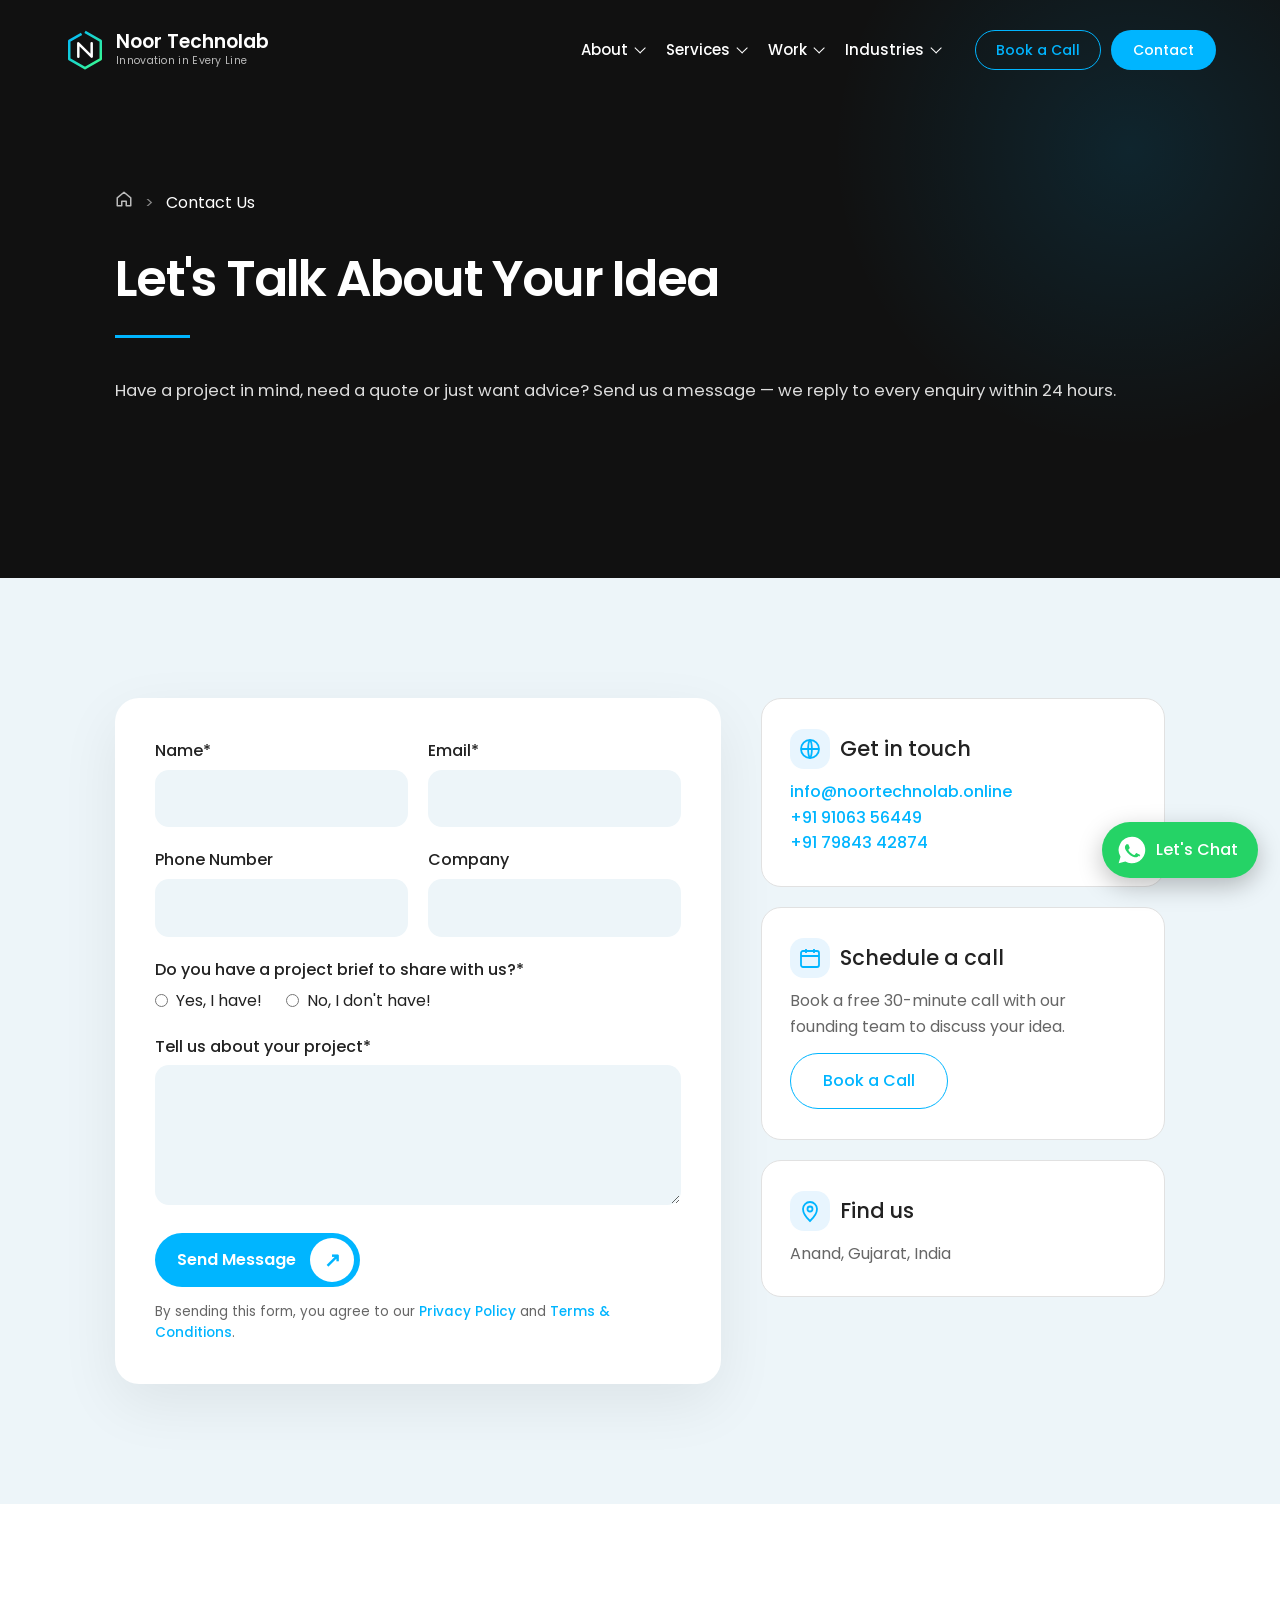
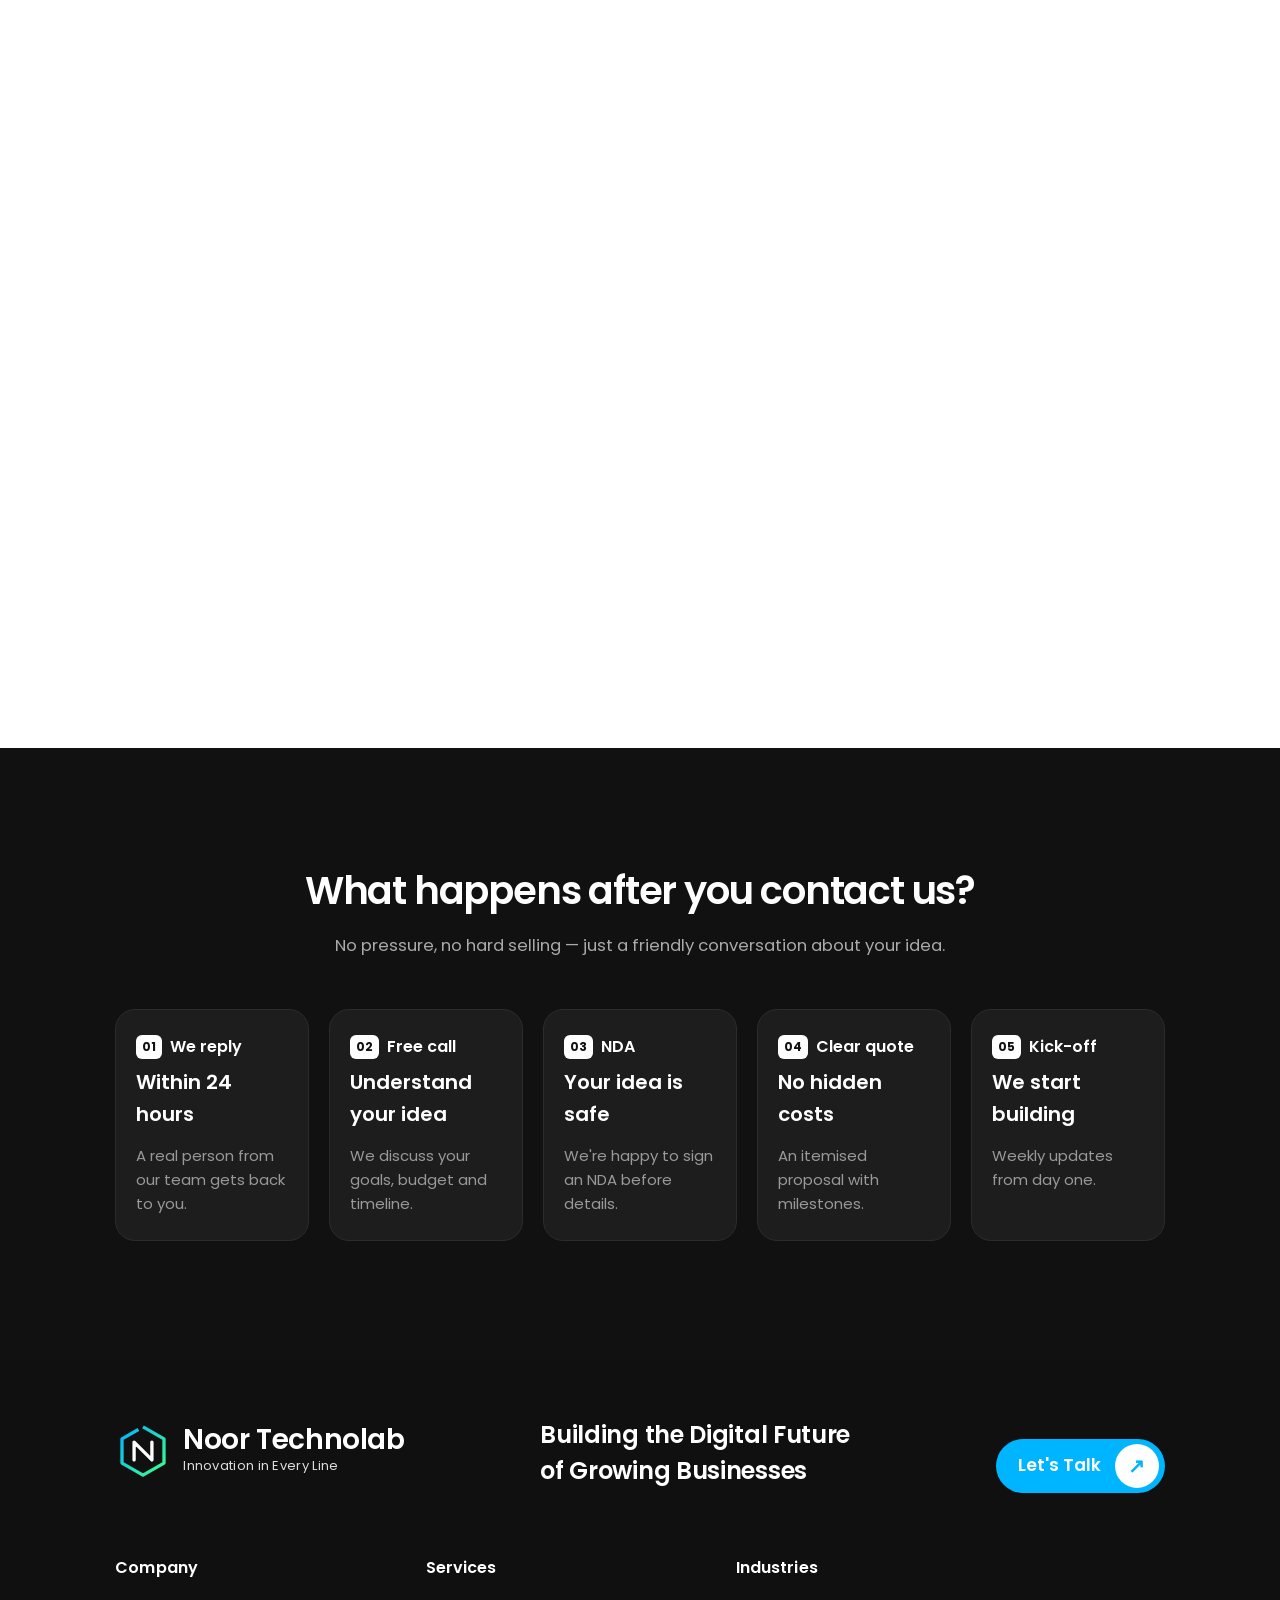
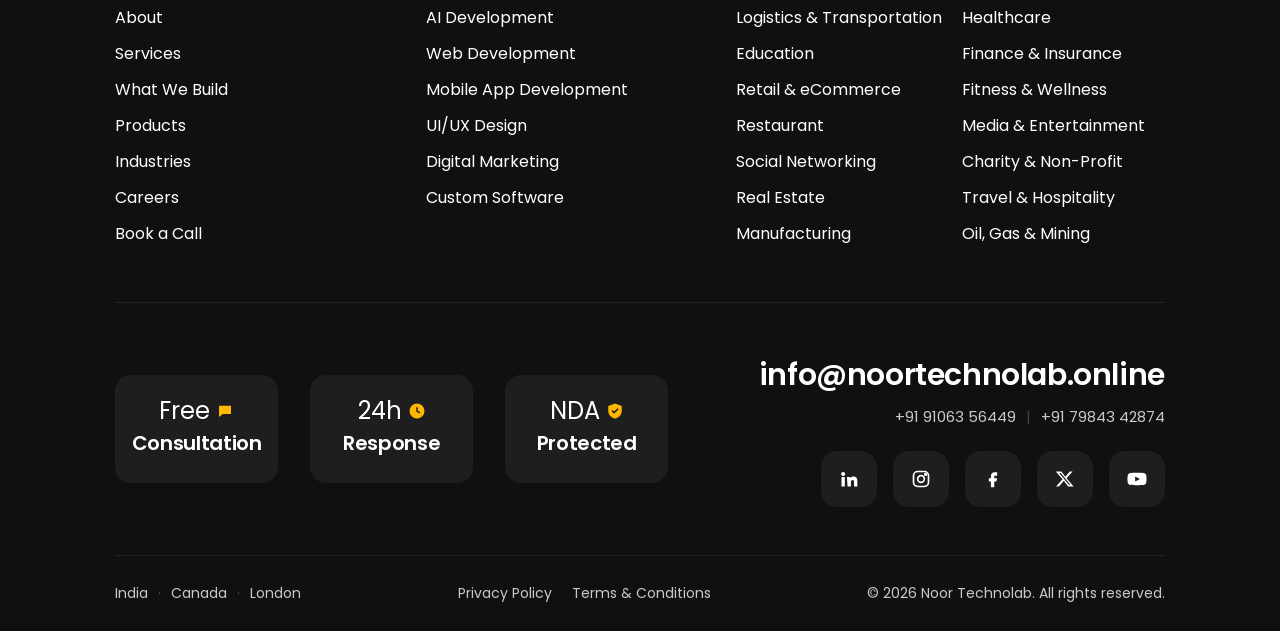
<file: contact.html>
<!doctype html>
<html lang="en">
<head>
<meta charset="utf-8">
<meta name="viewport" content="width=device-width, initial-scale=1">
<title>Contact Us | Noor Technolab — Software Development Company</title>
<meta name="description" content="Contact Noor Technolab to discuss your software, AI, web, mobile or digital marketing project. Book a free call today.">
<link rel="preconnect" href="https://fonts.googleapis.com">
<link rel="preconnect" href="https://fonts.gstatic.com" crossorigin>
<link href="https://fonts.googleapis.com/css2?family=Poppins:wght@300;400;500;600;700&display=swap" rel="stylesheet">
<link rel="stylesheet" href="assets/style.css">
<link rel="icon" href="assets/favicon.svg" type="image/svg+xml">
<link rel="icon" href="favicon.ico" sizes="48x48">
<link rel="apple-touch-icon" href="apple-touch-icon.png">
<link rel="manifest" href="site.webmanifest">
<meta name="theme-color" content="#111111">
</head>
<body data-page="contact">
<div id="site-header"></div>

<section class="page-hero">
  <div class="container">
    <div class="crumbs"><a href="/" aria-label="Home"><svg width="18" height="18" viewBox="0 0 24 24" fill="none" stroke="currentColor" stroke-width="2" stroke-linejoin="round"><path d="M3 10.5 12 3l9 7.5V21h-6v-6H9v6H3z"/></svg></a> <span style="color:#888">&gt;</span> <span>Contact Us</span></div>
    <h1>Let's Talk About Your Idea</h1>
    <div class="bar-line"></div>
    <p>Have a project in mind, need a quote or just want advice? Send us a message — we reply to every enquiry within 24 hours.</p>
  </div>
</section>

<section class="pad bg-sky">
  <div class="container contact-wrap">
    <form class="form reveal" id="contactForm">
      <div><label for="f-name">Name*</label><input id="f-name" name="Name" required></div>
      <div><label for="f-email">Email*</label><input id="f-email" name="Email" type="email" required></div>
      <div><label for="f-phone">Phone Number</label><input id="f-phone" name="Phone" type="tel"></div>
      <div><label for="f-company">Company</label><input id="f-company" name="Company"></div>
      <div class="full"><label>Do you have a project brief to share with us?*</label>
        <div class="radios"><label><input type="radio" name="Brief" value="Yes" required> Yes, I have!</label><label><input type="radio" name="Brief" value="No"> No, I don't have!</label></div>
      </div>
      <div class="full"><label for="f-msg">Tell us about your project*</label><textarea id="f-msg" name="Project" required></textarea></div>
      <div class="full"><button type="submit" class="btn">Send Message <span class="ic">&#8599;</span></button></div>
      <p class="consent">By sending this form, you agree to our <a href="/privacy-policy">Privacy Policy</a> and <a href="/terms">Terms &amp; Conditions</a>.</p>
      <div class="ok">Thanks! Your email app should open with your message ready to send.</div>
    </form>
    <div class="side-cards">
      <div class="box reveal"><h4><span class="ai" style="margin:0;width:40px;height:40px" data-icon="web"></span>Get in touch</h4><p><a href="mailto:info@noortechnolab.online">info@noortechnolab.online</a><br><a href="tel:+919106356449">+91 91063 56449</a><br><a href="tel:+917984342874">+91 79843 42874</a></p></div>
      <div class="box reveal" id="book"><h4><span class="ai" style="margin:0;width:40px;height:40px"><svg viewBox="0 0 24 24" fill="none" stroke="currentColor" stroke-width="1.8"><rect x="3" y="5" width="18" height="16" rx="2"/><path d="M3 10h18M8 3v4M16 3v4"/></svg></span>Schedule a call</h4><p>Book a free 30-minute call with our founding team to discuss your idea.</p><p style="margin-top:14px"><a href="https://wa.me/919106356449?text=Hi%2C%20I%27d%20like%20to%20book%20a%20call" target="_blank" rel="noopener" class="btn-outline">Book a Call</a></p></div>
      <div class="box reveal"><h4><span class="ai" style="margin:0;width:40px;height:40px"><svg viewBox="0 0 24 24" fill="none" stroke="currentColor" stroke-width="1.8"><path d="M12 22s7-6.5 7-12a7 7 0 0 0-14 0c0 5.5 7 12 7 12z"/><circle cx="12" cy="10" r="2.5"/></svg></span>Find us</h4><p>Anand, Gujarat, India</p></div>
    </div>
  </div>
</section>

<section class="pad-sm">
  <div class="container">
    <iframe class="map reveal" title="Noor Technolab location — Anand, Gujarat" src="https://www.google.com/maps?q=Anand,+Gujarat,+India&output=embed" loading="lazy" referrerpolicy="no-referrer-when-downgrade"></iframe>
  </div>
</section>

<section class="pad dark center">
  <div class="container">
    <h2 class="sec-title reveal">What happens after you contact us?</h2>
    <p class="sec-sub reveal">No pressure, no hard selling — just a friendly conversation about your idea.</p>
    <div class="ratings reveal">
      <div class="rate"><div class="pf"><i>01</i>We reply</div><b>Within 24 hours</b><span>A real person from our team gets back to you.</span></div>
      <div class="rate"><div class="pf"><i>02</i>Free call</div><b>Understand your idea</b><span>We discuss your goals, budget and timeline.</span></div>
      <div class="rate"><div class="pf"><i>03</i>NDA</div><b>Your idea is safe</b><span>We're happy to sign an NDA before details.</span></div>
      <div class="rate"><div class="pf"><i>04</i>Clear quote</div><b>No hidden costs</b><span>An itemised proposal with milestones.</span></div>
      <div class="rate"><div class="pf"><i>05</i>Kick-off</div><b>We start building</b><span>Weekly updates from day one.</span></div>
    </div>
  </div>
</section>

<div id="site-footer"></div>
<script src="assets/main.js"></script>
</body>
</html>
</file>
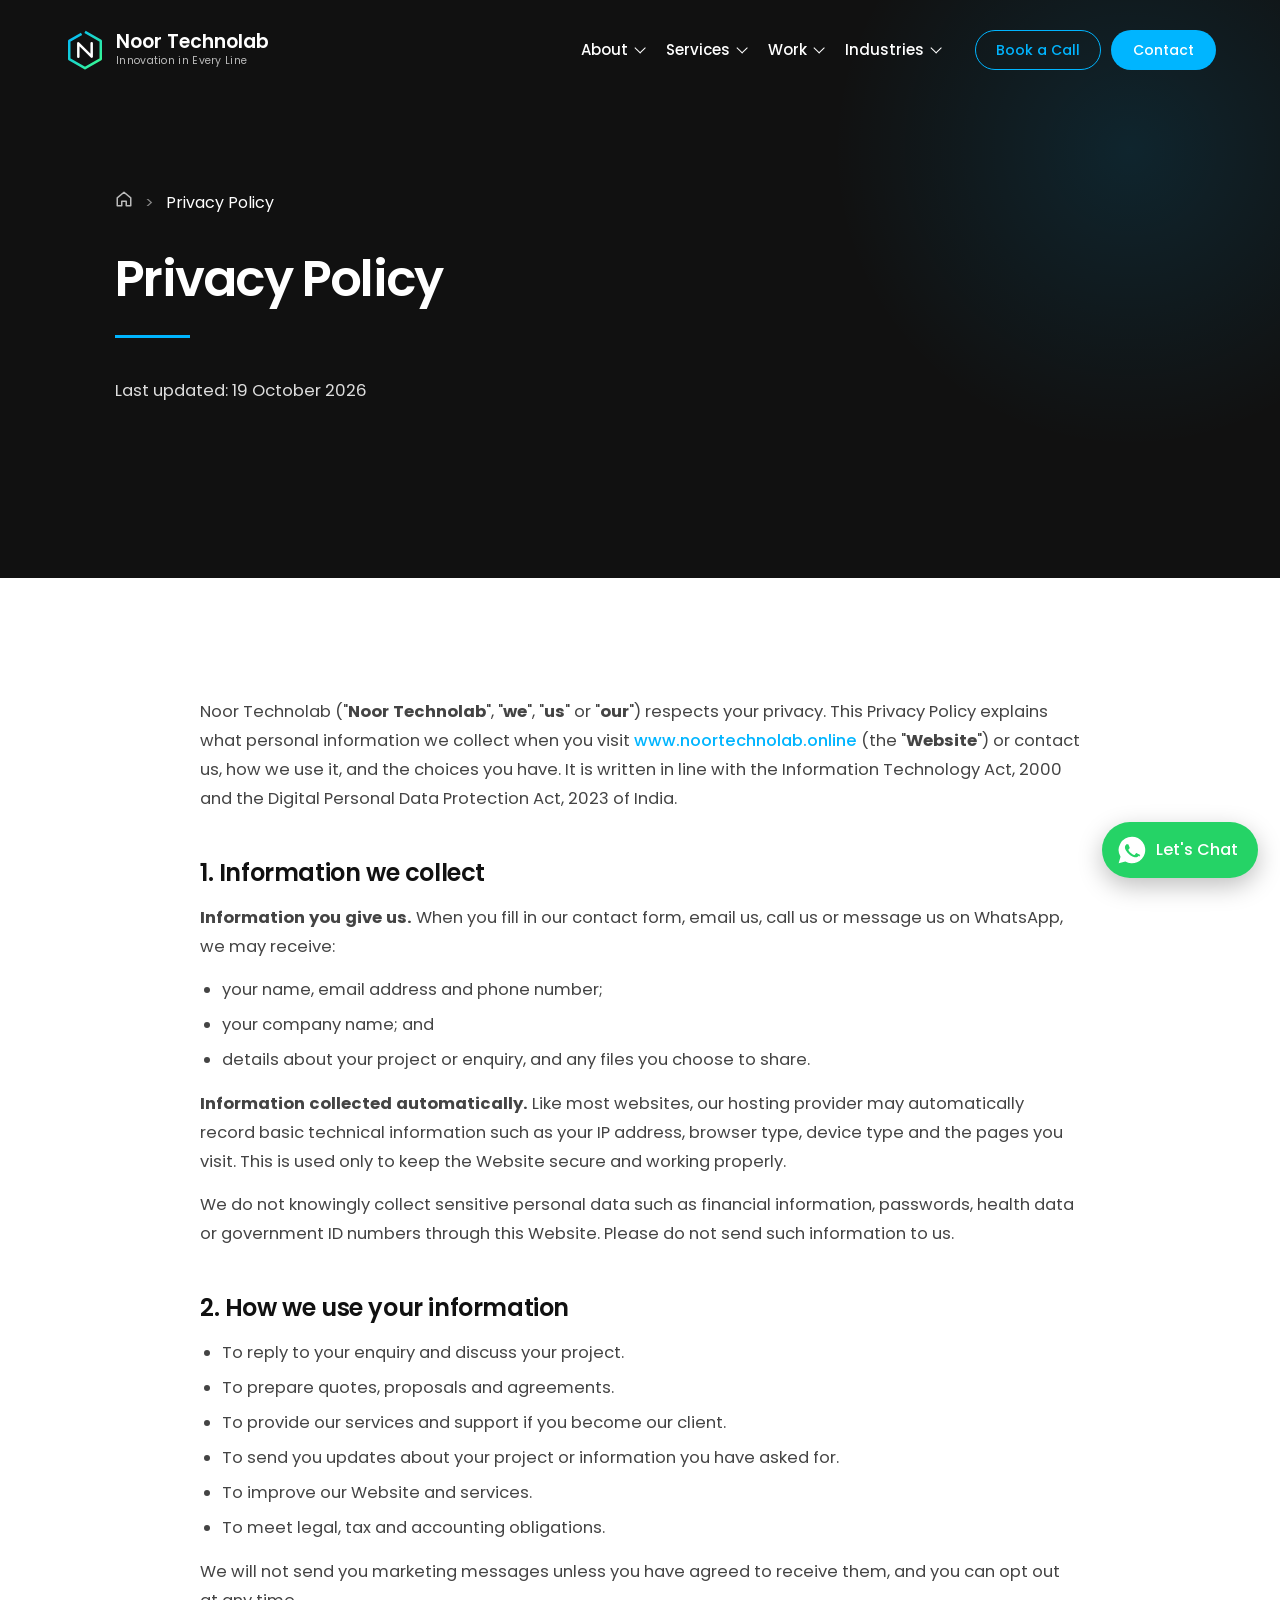
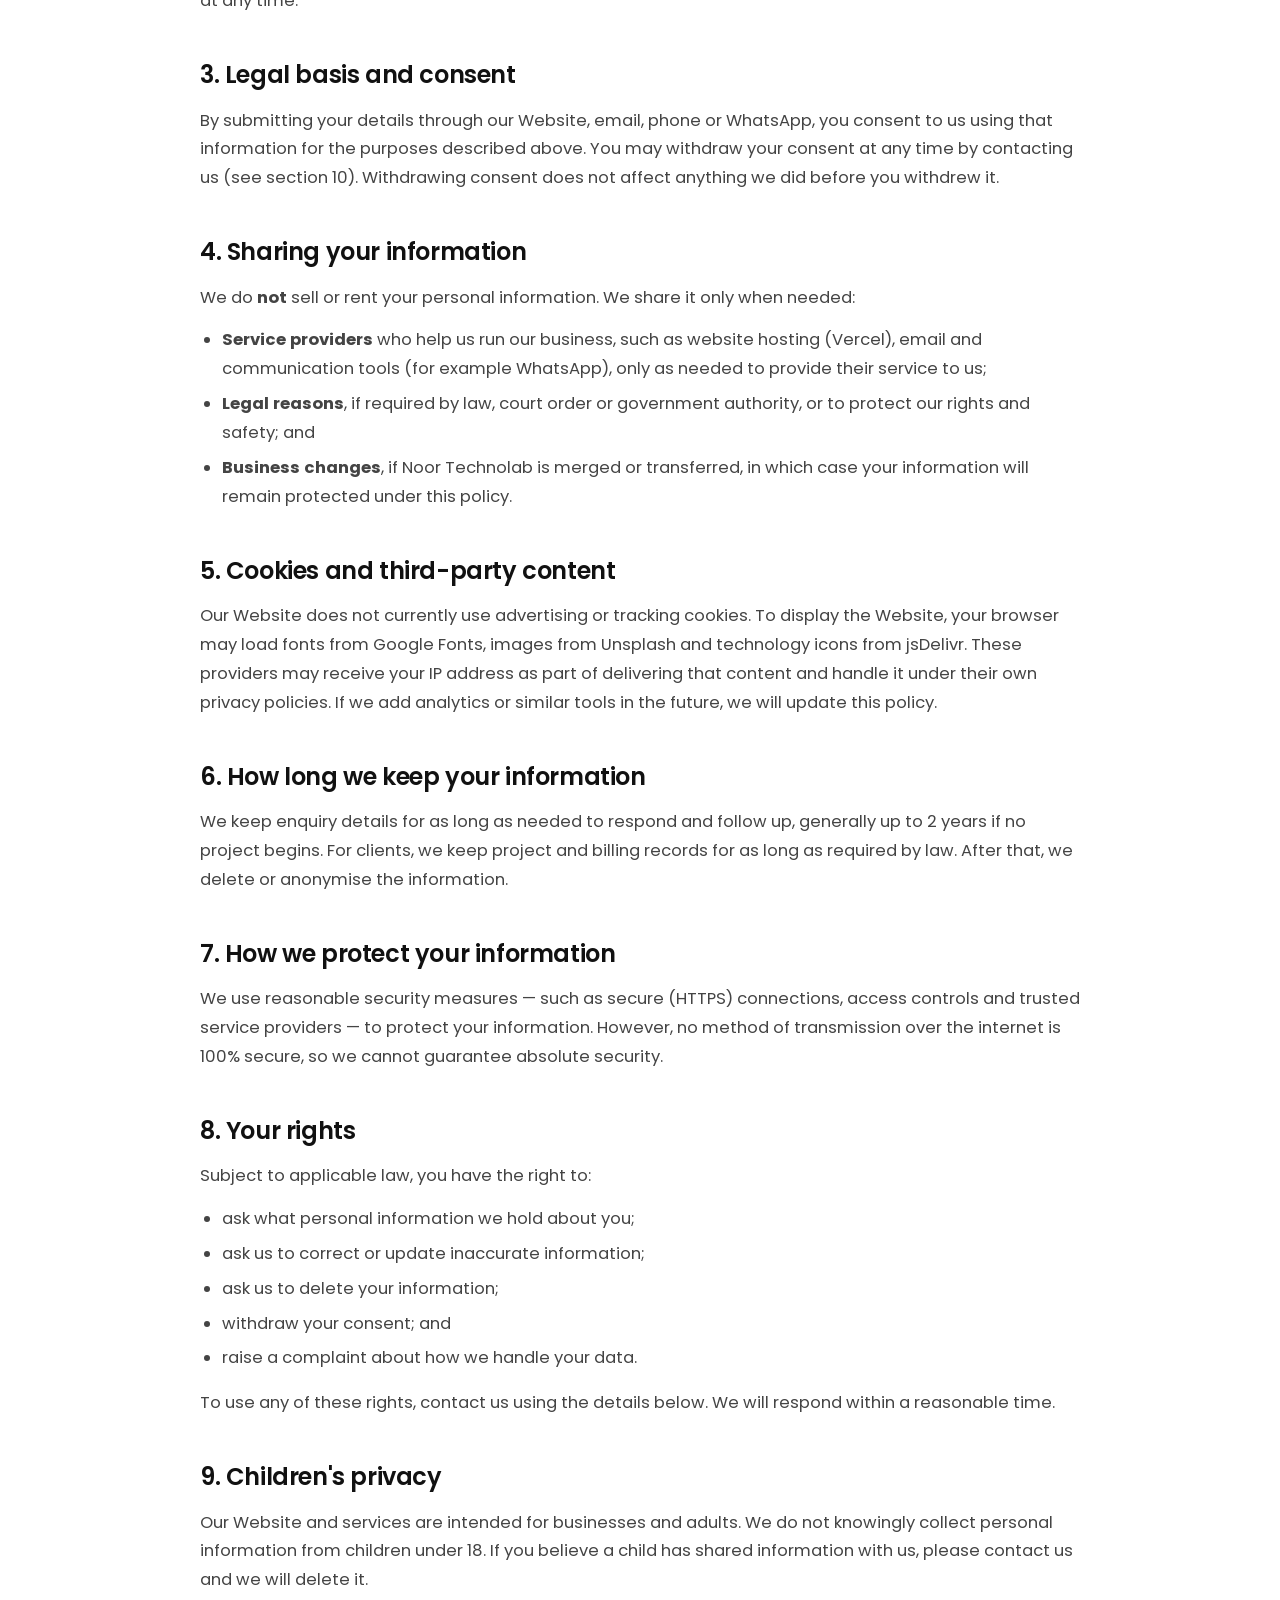
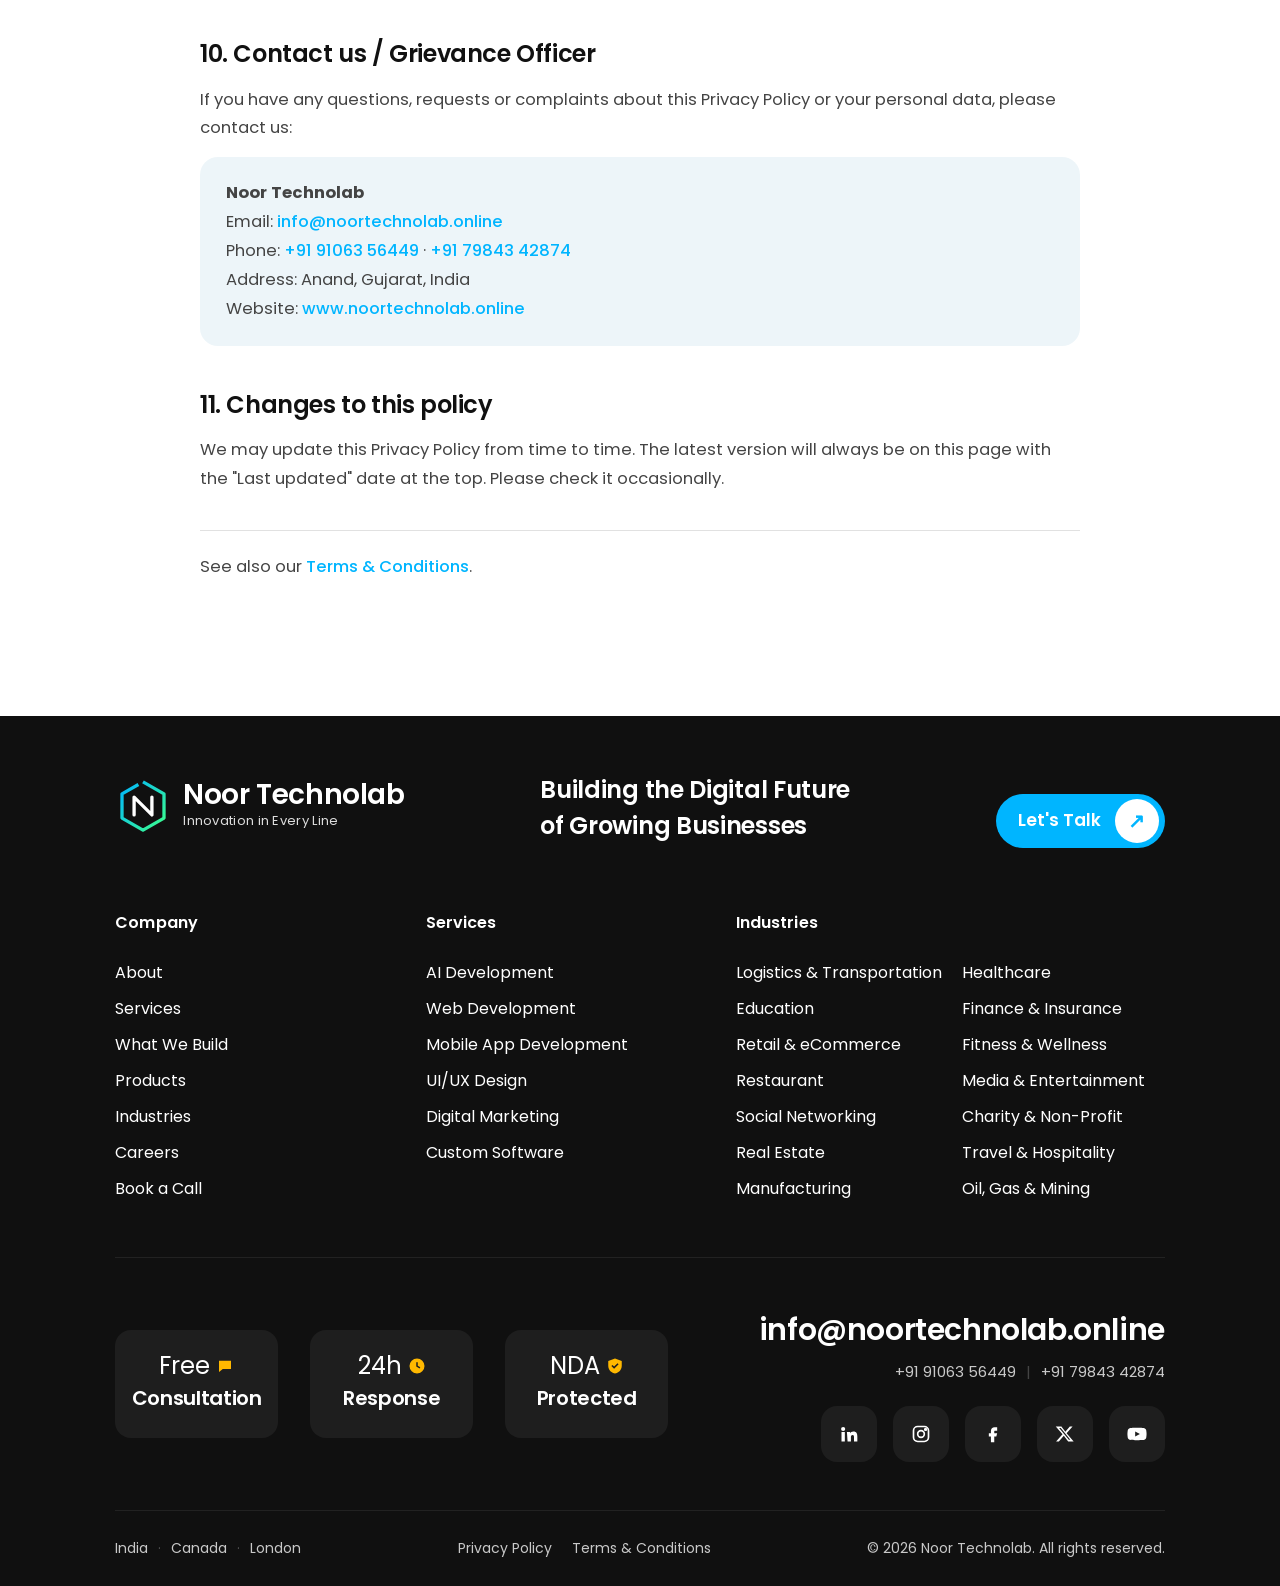
<file: privacy-policy.html>
<!doctype html>
<html lang="en">
<head>
<meta charset="utf-8">
<meta name="viewport" content="width=device-width, initial-scale=1">
<title>Privacy Policy | Noor Technolab</title>
<meta name="description" content="How Noor Technolab collects, uses and protects your personal information when you visit our website or contact us.">
<link rel="preconnect" href="https://fonts.googleapis.com">
<link rel="preconnect" href="https://fonts.gstatic.com" crossorigin>
<link href="https://fonts.googleapis.com/css2?family=Poppins:wght@300;400;500;600;700&display=swap" rel="stylesheet">
<link rel="stylesheet" href="assets/style.css">
<link rel="icon" href="assets/favicon.svg" type="image/svg+xml">
<link rel="icon" href="favicon.ico" sizes="48x48">
<link rel="apple-touch-icon" href="apple-touch-icon.png">
<link rel="manifest" href="site.webmanifest">
<meta name="theme-color" content="#111111">
</head>
<body data-page="legal">
<div id="site-header"></div>

<section class="page-hero">
  <div class="container">
    <div class="crumbs"><a href="/" aria-label="Home"><svg width="18" height="18" viewBox="0 0 24 24" fill="none" stroke="currentColor" stroke-width="2" stroke-linejoin="round"><path d="M3 10.5 12 3l9 7.5V21h-6v-6H9v6H3z"/></svg></a> <span style="color:#888">&gt;</span> <span>Privacy Policy</span></div>
    <h1>Privacy Policy</h1>
    <div class="bar-line"></div>
    <p>Last updated: 19 October 2026</p>
  </div>
</section>

<section class="pad">
  <div class="container legal">
    <p>Noor Technolab ("<strong>Noor Technolab</strong>", "<strong>we</strong>", "<strong>us</strong>" or "<strong>our</strong>") respects your privacy. This Privacy Policy explains what personal information we collect when you visit <a href="https://www.noortechnolab.online">www.noortechnolab.online</a> (the "<strong>Website</strong>") or contact us, how we use it, and the choices you have. It is written in line with the Information Technology Act, 2000 and the Digital Personal Data Protection Act, 2023 of India.</p>

    <h2>1. Information we collect</h2>
    <p><strong>Information you give us.</strong> When you fill in our contact form, email us, call us or message us on WhatsApp, we may receive:</p>
    <ul>
      <li>your name, email address and phone number;</li>
      <li>your company name; and</li>
      <li>details about your project or enquiry, and any files you choose to share.</li>
    </ul>
    <p><strong>Information collected automatically.</strong> Like most websites, our hosting provider may automatically record basic technical information such as your IP address, browser type, device type and the pages you visit. This is used only to keep the Website secure and working properly.</p>
    <p>We do not knowingly collect sensitive personal data such as financial information, passwords, health data or government ID numbers through this Website. Please do not send such information to us.</p>

    <h2>2. How we use your information</h2>
    <ul>
      <li>To reply to your enquiry and discuss your project.</li>
      <li>To prepare quotes, proposals and agreements.</li>
      <li>To provide our services and support if you become our client.</li>
      <li>To send you updates about your project or information you have asked for.</li>
      <li>To improve our Website and services.</li>
      <li>To meet legal, tax and accounting obligations.</li>
    </ul>
    <p>We will not send you marketing messages unless you have agreed to receive them, and you can opt out at any time.</p>

    <h2>3. Legal basis and consent</h2>
    <p>By submitting your details through our Website, email, phone or WhatsApp, you consent to us using that information for the purposes described above. You may withdraw your consent at any time by contacting us (see section 10). Withdrawing consent does not affect anything we did before you withdrew it.</p>

    <h2>4. Sharing your information</h2>
    <p>We do <strong>not</strong> sell or rent your personal information. We share it only when needed:</p>
    <ul>
      <li><strong>Service providers</strong> who help us run our business, such as website hosting (Vercel), email and communication tools (for example WhatsApp), only as needed to provide their service to us;</li>
      <li><strong>Legal reasons</strong>, if required by law, court order or government authority, or to protect our rights and safety; and</li>
      <li><strong>Business changes</strong>, if Noor Technolab is merged or transferred, in which case your information will remain protected under this policy.</li>
    </ul>

    <h2>5. Cookies and third-party content</h2>
    <p>Our Website does not currently use advertising or tracking cookies. To display the Website, your browser may load fonts from Google Fonts, images from Unsplash and technology icons from jsDelivr. These providers may receive your IP address as part of delivering that content and handle it under their own privacy policies. If we add analytics or similar tools in the future, we will update this policy.</p>

    <h2>6. How long we keep your information</h2>
    <p>We keep enquiry details for as long as needed to respond and follow up, generally up to 2 years if no project begins. For clients, we keep project and billing records for as long as required by law. After that, we delete or anonymise the information.</p>

    <h2>7. How we protect your information</h2>
    <p>We use reasonable security measures — such as secure (HTTPS) connections, access controls and trusted service providers — to protect your information. However, no method of transmission over the internet is 100% secure, so we cannot guarantee absolute security.</p>

    <h2>8. Your rights</h2>
    <p>Subject to applicable law, you have the right to:</p>
    <ul>
      <li>ask what personal information we hold about you;</li>
      <li>ask us to correct or update inaccurate information;</li>
      <li>ask us to delete your information;</li>
      <li>withdraw your consent; and</li>
      <li>raise a complaint about how we handle your data.</li>
    </ul>
    <p>To use any of these rights, contact us using the details below. We will respond within a reasonable time.</p>

    <h2>9. Children's privacy</h2>
    <p>Our Website and services are intended for businesses and adults. We do not knowingly collect personal information from children under 18. If you believe a child has shared information with us, please contact us and we will delete it.</p>

    <h2>10. Contact us / Grievance Officer</h2>
    <p>If you have any questions, requests or complaints about this Privacy Policy or your personal data, please contact us:</p>
    <div class="legal-contact">
      <p><strong>Noor Technolab</strong><br>
      Email: <a href="mailto:info@noortechnolab.online">info@noortechnolab.online</a><br>
      Phone: <a href="tel:+919106356449">+91 91063 56449</a> · <a href="tel:+917984342874">+91 79843 42874</a><br>
      Address: Anand, Gujarat, India<br>
      Website: <a href="https://www.noortechnolab.online">www.noortechnolab.online</a></p>
    </div>

    <h2>11. Changes to this policy</h2>
    <p>We may update this Privacy Policy from time to time. The latest version will always be on this page with the "Last updated" date at the top. Please check it occasionally.</p>

    <p class="legal-links">See also our <a href="/terms">Terms &amp; Conditions</a>.</p>
  </div>
</section>

<div id="site-footer"></div>
<script src="assets/main.js"></script>
</body>
</html>
</file>
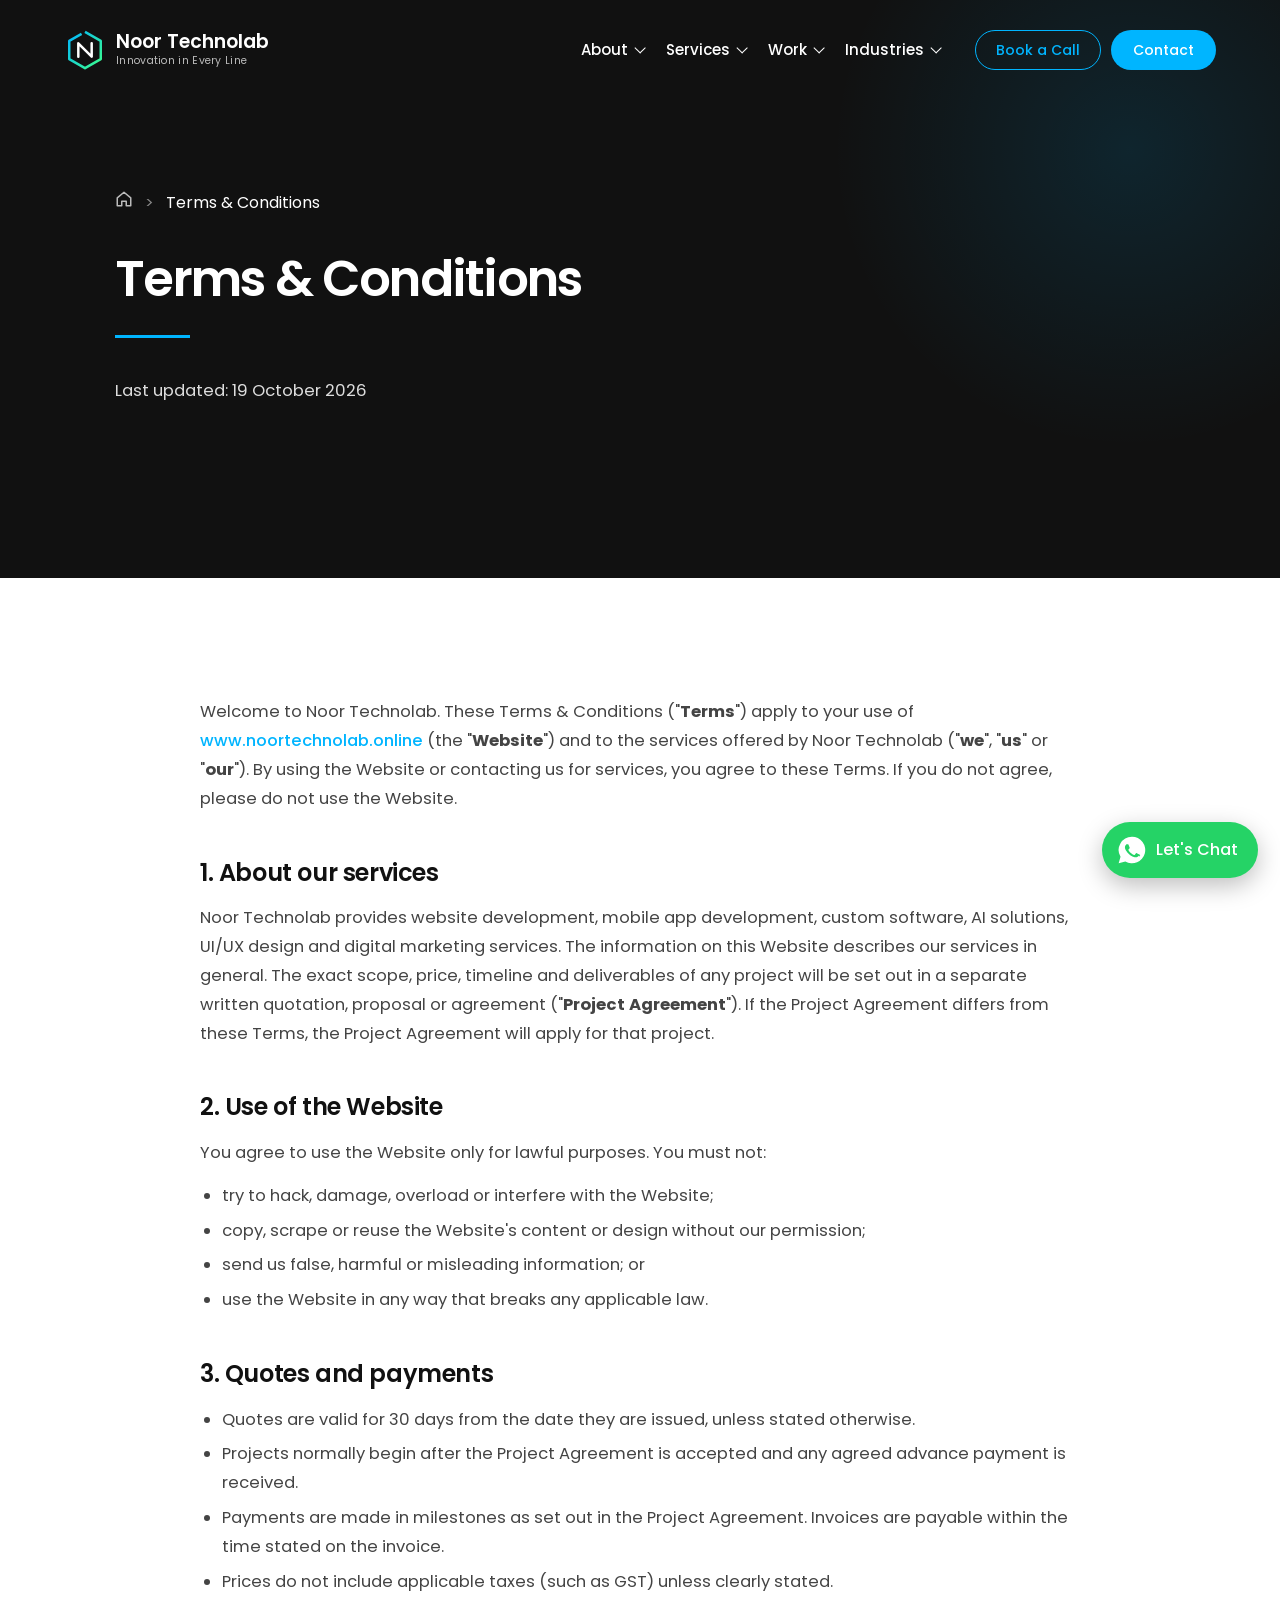
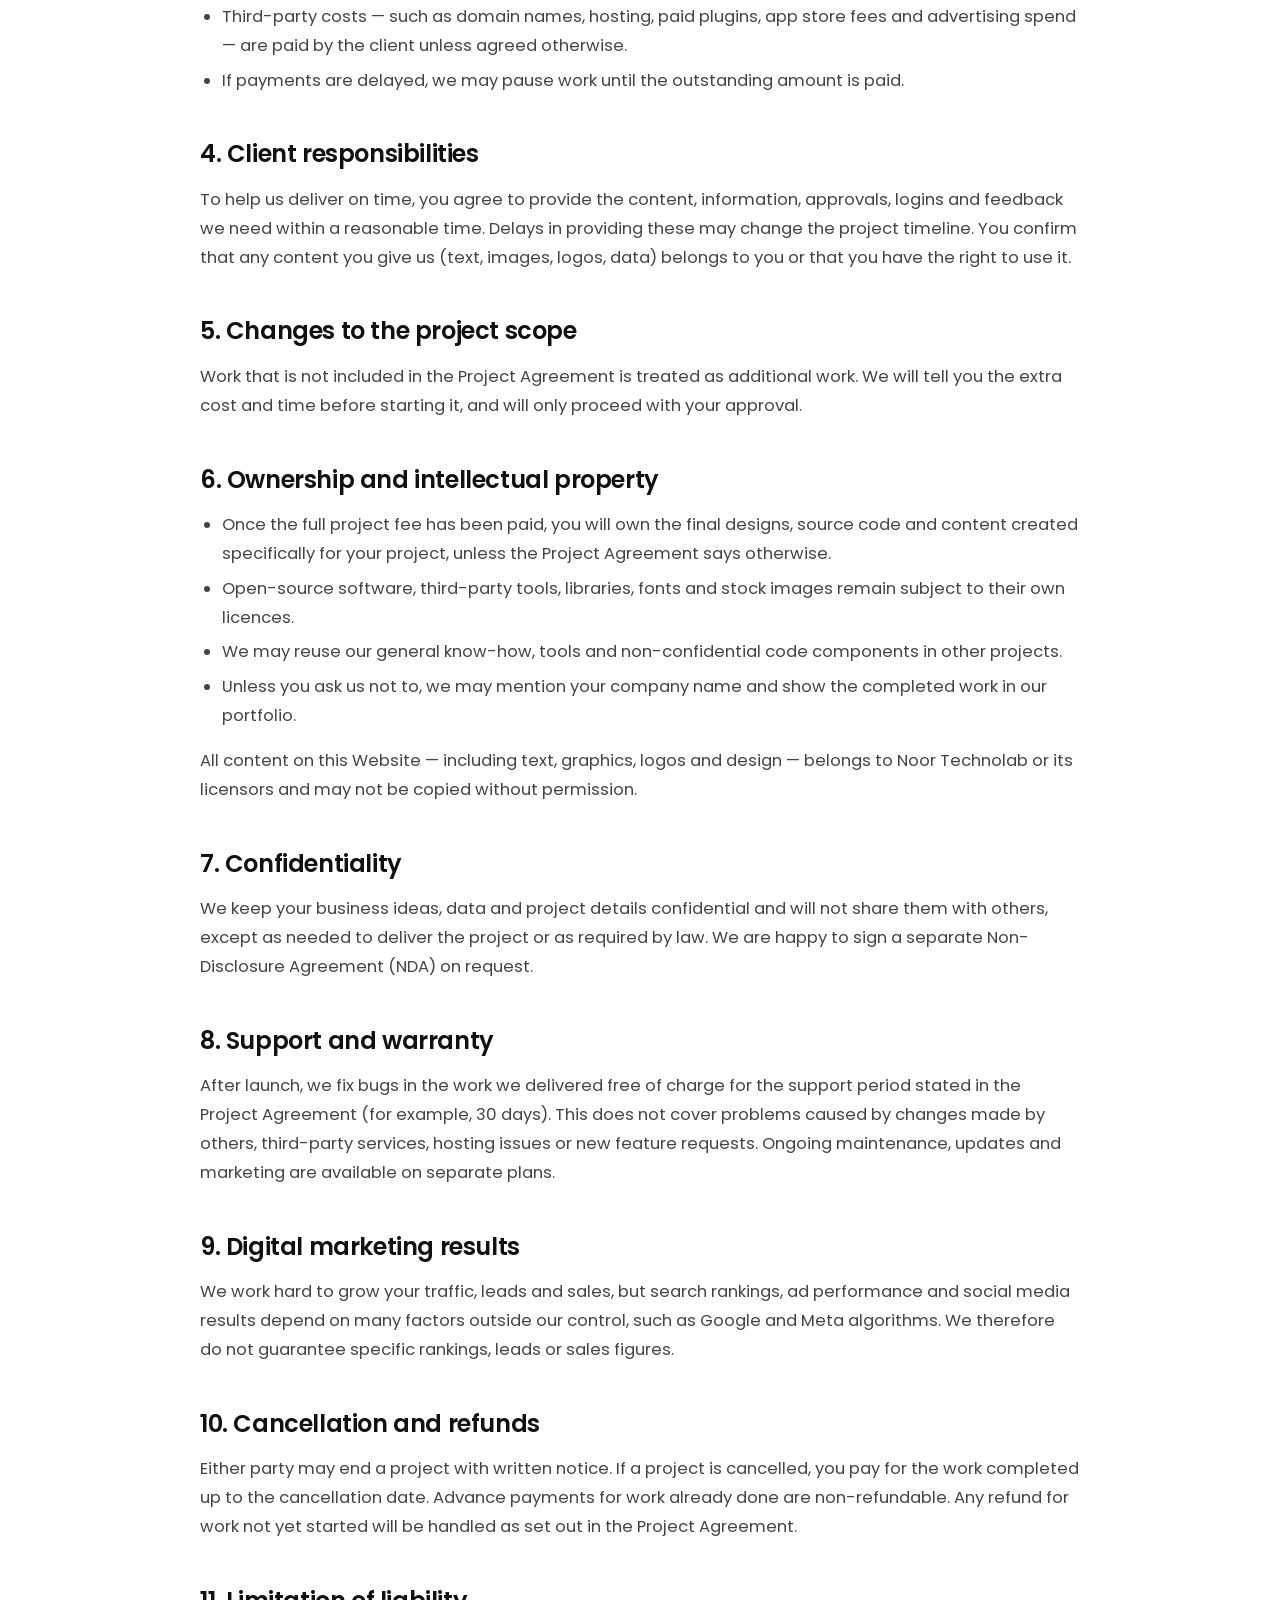
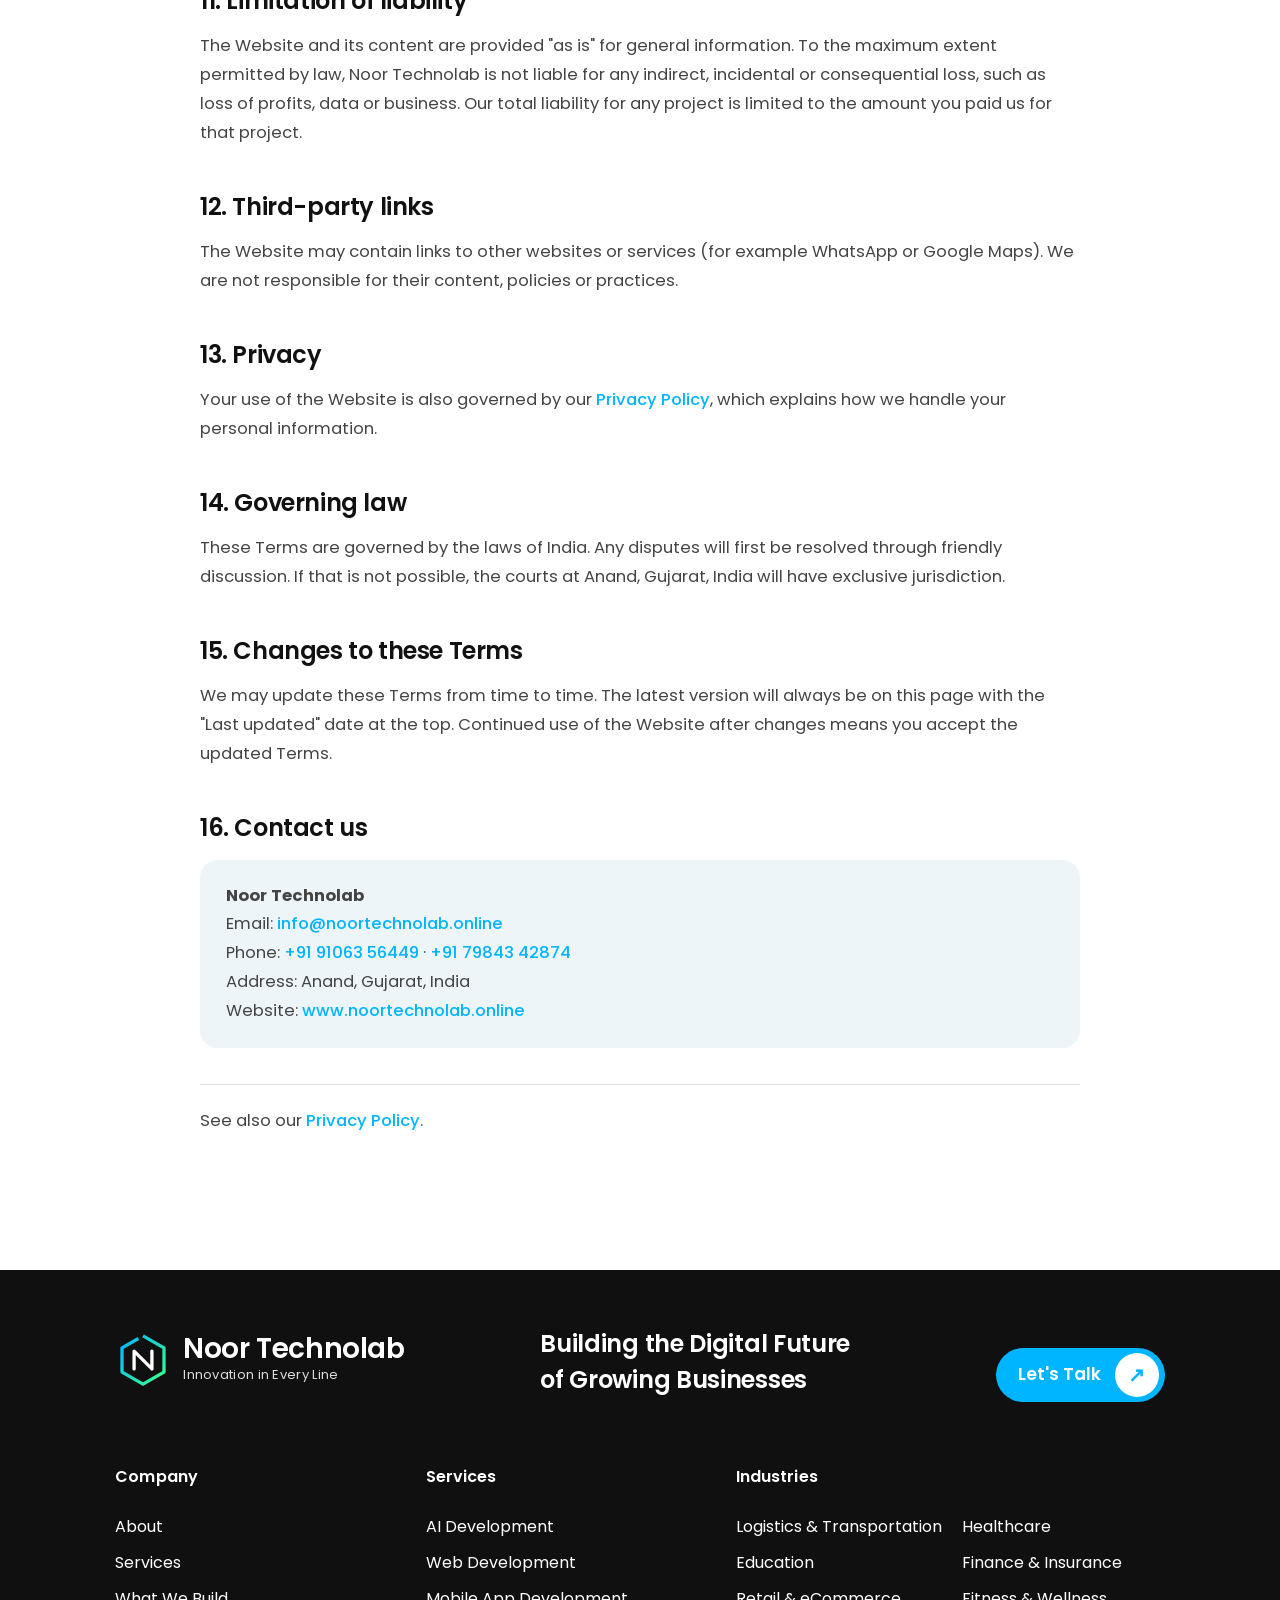
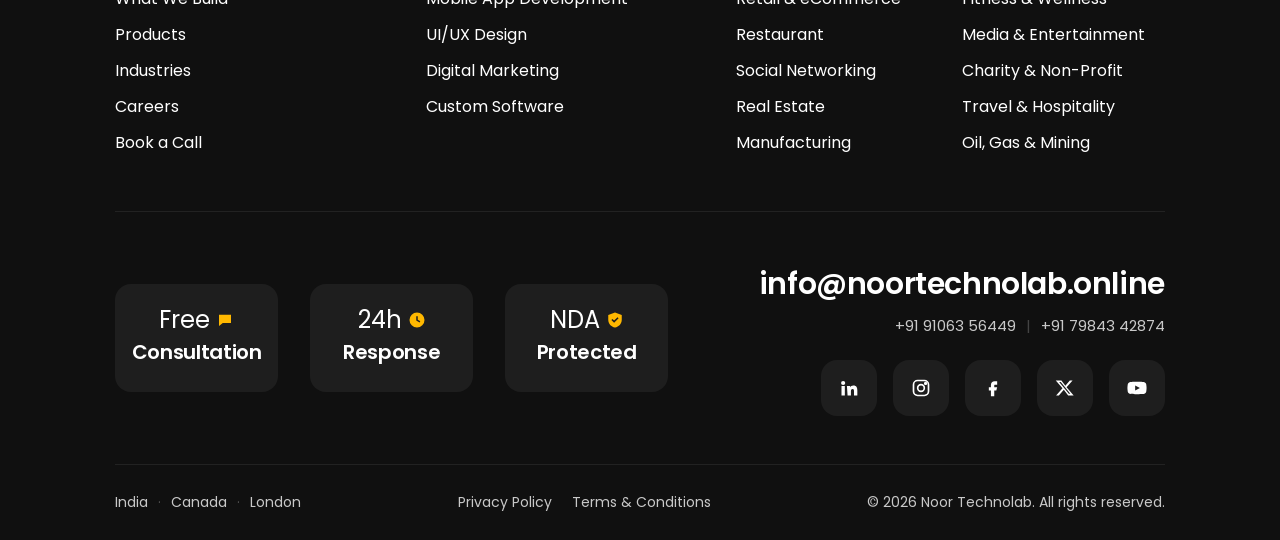
<file: terms.html>
<!doctype html>
<html lang="en">
<head>
<meta charset="utf-8">
<meta name="viewport" content="width=device-width, initial-scale=1">
<title>Terms &amp; Conditions | Noor Technolab</title>
<meta name="description" content="The terms and conditions for using the Noor Technolab website and working with Noor Technolab.">
<link rel="preconnect" href="https://fonts.googleapis.com">
<link rel="preconnect" href="https://fonts.gstatic.com" crossorigin>
<link href="https://fonts.googleapis.com/css2?family=Poppins:wght@300;400;500;600;700&display=swap" rel="stylesheet">
<link rel="stylesheet" href="assets/style.css">
<link rel="icon" href="assets/favicon.svg" type="image/svg+xml">
<link rel="icon" href="favicon.ico" sizes="48x48">
<link rel="apple-touch-icon" href="apple-touch-icon.png">
<link rel="manifest" href="site.webmanifest">
<meta name="theme-color" content="#111111">
</head>
<body data-page="legal">
<div id="site-header"></div>

<section class="page-hero">
  <div class="container">
    <div class="crumbs"><a href="/" aria-label="Home"><svg width="18" height="18" viewBox="0 0 24 24" fill="none" stroke="currentColor" stroke-width="2" stroke-linejoin="round"><path d="M3 10.5 12 3l9 7.5V21h-6v-6H9v6H3z"/></svg></a> <span style="color:#888">&gt;</span> <span>Terms &amp; Conditions</span></div>
    <h1>Terms &amp; Conditions</h1>
    <div class="bar-line"></div>
    <p>Last updated: 19 October 2026</p>
  </div>
</section>

<section class="pad">
  <div class="container legal">
    <p>Welcome to Noor Technolab. These Terms &amp; Conditions ("<strong>Terms</strong>") apply to your use of <a href="https://www.noortechnolab.online">www.noortechnolab.online</a> (the "<strong>Website</strong>") and to the services offered by Noor Technolab ("<strong>we</strong>", "<strong>us</strong>" or "<strong>our</strong>"). By using the Website or contacting us for services, you agree to these Terms. If you do not agree, please do not use the Website.</p>

    <h2>1. About our services</h2>
    <p>Noor Technolab provides website development, mobile app development, custom software, AI solutions, UI/UX design and digital marketing services. The information on this Website describes our services in general. The exact scope, price, timeline and deliverables of any project will be set out in a separate written quotation, proposal or agreement ("<strong>Project Agreement</strong>"). If the Project Agreement differs from these Terms, the Project Agreement will apply for that project.</p>

    <h2>2. Use of the Website</h2>
    <p>You agree to use the Website only for lawful purposes. You must not:</p>
    <ul>
      <li>try to hack, damage, overload or interfere with the Website;</li>
      <li>copy, scrape or reuse the Website's content or design without our permission;</li>
      <li>send us false, harmful or misleading information; or</li>
      <li>use the Website in any way that breaks any applicable law.</li>
    </ul>

    <h2>3. Quotes and payments</h2>
    <ul>
      <li>Quotes are valid for 30 days from the date they are issued, unless stated otherwise.</li>
      <li>Projects normally begin after the Project Agreement is accepted and any agreed advance payment is received.</li>
      <li>Payments are made in milestones as set out in the Project Agreement. Invoices are payable within the time stated on the invoice.</li>
      <li>Prices do not include applicable taxes (such as GST) unless clearly stated.</li>
      <li>Third-party costs — such as domain names, hosting, paid plugins, app store fees and advertising spend — are paid by the client unless agreed otherwise.</li>
      <li>If payments are delayed, we may pause work until the outstanding amount is paid.</li>
    </ul>

    <h2>4. Client responsibilities</h2>
    <p>To help us deliver on time, you agree to provide the content, information, approvals, logins and feedback we need within a reasonable time. Delays in providing these may change the project timeline. You confirm that any content you give us (text, images, logos, data) belongs to you or that you have the right to use it.</p>

    <h2>5. Changes to the project scope</h2>
    <p>Work that is not included in the Project Agreement is treated as additional work. We will tell you the extra cost and time before starting it, and will only proceed with your approval.</p>

    <h2>6. Ownership and intellectual property</h2>
    <ul>
      <li>Once the full project fee has been paid, you will own the final designs, source code and content created specifically for your project, unless the Project Agreement says otherwise.</li>
      <li>Open-source software, third-party tools, libraries, fonts and stock images remain subject to their own licences.</li>
      <li>We may reuse our general know-how, tools and non-confidential code components in other projects.</li>
      <li>Unless you ask us not to, we may mention your company name and show the completed work in our portfolio.</li>
    </ul>
    <p>All content on this Website — including text, graphics, logos and design — belongs to Noor Technolab or its licensors and may not be copied without permission.</p>

    <h2>7. Confidentiality</h2>
    <p>We keep your business ideas, data and project details confidential and will not share them with others, except as needed to deliver the project or as required by law. We are happy to sign a separate Non-Disclosure Agreement (NDA) on request.</p>

    <h2>8. Support and warranty</h2>
    <p>After launch, we fix bugs in the work we delivered free of charge for the support period stated in the Project Agreement (for example, 30 days). This does not cover problems caused by changes made by others, third-party services, hosting issues or new feature requests. Ongoing maintenance, updates and marketing are available on separate plans.</p>

    <h2>9. Digital marketing results</h2>
    <p>We work hard to grow your traffic, leads and sales, but search rankings, ad performance and social media results depend on many factors outside our control, such as Google and Meta algorithms. We therefore do not guarantee specific rankings, leads or sales figures.</p>

    <h2>10. Cancellation and refunds</h2>
    <p>Either party may end a project with written notice. If a project is cancelled, you pay for the work completed up to the cancellation date. Advance payments for work already done are non-refundable. Any refund for work not yet started will be handled as set out in the Project Agreement.</p>

    <h2>11. Limitation of liability</h2>
    <p>The Website and its content are provided "as is" for general information. To the maximum extent permitted by law, Noor Technolab is not liable for any indirect, incidental or consequential loss, such as loss of profits, data or business. Our total liability for any project is limited to the amount you paid us for that project.</p>

    <h2>12. Third-party links</h2>
    <p>The Website may contain links to other websites or services (for example WhatsApp or Google Maps). We are not responsible for their content, policies or practices.</p>

    <h2>13. Privacy</h2>
    <p>Your use of the Website is also governed by our <a href="/privacy-policy">Privacy Policy</a>, which explains how we handle your personal information.</p>

    <h2>14. Governing law</h2>
    <p>These Terms are governed by the laws of India. Any disputes will first be resolved through friendly discussion. If that is not possible, the courts at Anand, Gujarat, India will have exclusive jurisdiction.</p>

    <h2>15. Changes to these Terms</h2>
    <p>We may update these Terms from time to time. The latest version will always be on this page with the "Last updated" date at the top. Continued use of the Website after changes means you accept the updated Terms.</p>

    <h2>16. Contact us</h2>
    <div class="legal-contact">
      <p><strong>Noor Technolab</strong><br>
      Email: <a href="mailto:info@noortechnolab.online">info@noortechnolab.online</a><br>
      Phone: <a href="tel:+919106356449">+91 91063 56449</a> · <a href="tel:+917984342874">+91 79843 42874</a><br>
      Address: Anand, Gujarat, India<br>
      Website: <a href="https://www.noortechnolab.online">www.noortechnolab.online</a></p>
    </div>

    <p class="legal-links">See also our <a href="/privacy-policy">Privacy Policy</a>.</p>
  </div>
</section>

<div id="site-footer"></div>
<script src="assets/main.js"></script>
</body>
</html>
</file>
<file: assets/style.css>
/* =========================================================
   Noor Techno Lab — shared styles
   ========================================================= */
:root{
  --blue:#00b5ff; --blue-d:#0096d6;
  --black:#000; --dark:#101010; --dark1:#111; --dark2:#1a1a1a; --dark3:#232323;
  --text:#222; --muted:#666; --line:#e1e1e1;
  --light:#f2f2f2; --sky:#e8f5fe; --sky2:#edf5f9;
  --grad:radial-gradient(circle, #7182ff 0%, #3cff52 100%);
  --radius:24px;
}
*{box-sizing:border-box;margin:0;padding:0}
html{scroll-behavior:smooth}
body{font-family:Poppins,sans-serif;font-size:16px;line-height:1.6;color:var(--text);background:#fff;overflow-x:hidden}
img{max-width:100%;display:block}
a{color:inherit;text-decoration:none}
button{font-family:inherit}
.container{width:100%;max-width:1480px;margin:0 auto;padding:0 20px}
.pad{padding:120px 0}
.pad-sm{padding:90px 0}
.center{text-align:center}
.sec-title{font-size:clamp(28px,3vw,40px);font-weight:600;line-height:1.2;letter-spacing:-1.2px;margin-bottom:18px}
.sec-sub{color:var(--muted);max-width:900px;font-size:clamp(16px,1.3vw,20px);line-height:1.65}
.center .sec-sub{margin-left:auto;margin-right:auto}
.eyebrow{display:block;color:var(--blue);font-size:15px;font-weight:600;letter-spacing:1px;text-transform:uppercase;margin-bottom:10px}
.dark{background:var(--dark1);color:#fff}
.dark .sec-sub{color:#aaa}
.bg-sky{background:var(--sky2)}
.bg-sky2{background:var(--sky)}
.bg-light{background:var(--light)}

/* ---------- buttons ---------- */
.btn{display:inline-flex;align-items:center;gap:14px;background:var(--blue);color:#fff;font-weight:600;font-size:clamp(16px,1.2vw,20px);padding:5px 6px 5px 22px;min-height:54px;border-radius:100px;border:0;cursor:pointer;transition:background .3s}
.btn .ic{width:44px;height:44px;border-radius:50%;background:#fff;color:var(--blue);display:grid;place-items:center;font-size:20px;transition:transform .3s}
.btn:hover{background:var(--blue-d)}
.btn:hover .ic{transform:rotate(45deg)}
.btn.white{background:#fff;color:#111}
.btn.white .ic{background:#111;color:#fff}
.btn.plain{padding:15px 32px;font-weight:500;font-size:clamp(16px,1.1vw,18.4px)}
.btn-outline{display:inline-flex;align-items:center;gap:8px;border:1.5px solid var(--blue);color:var(--blue);padding:14px 32px;border-radius:100px;font-weight:500;transition:.3s;background:transparent;cursor:pointer;font-size:clamp(16px,1.1vw,18.4px)}
.btn-outline:hover{background:var(--blue);color:#fff}

/* ---------- header ---------- */
.site-header{position:fixed;inset:0 0 auto 0;z-index:100;padding:18px 0;transition:padding .4s}
.site-header .bar{max-width:1480px;margin:0 auto;padding:10px 20px;display:flex;align-items:center;justify-content:space-between;gap:20px;border-radius:100px;transition:max-width .5s cubic-bezier(.6,0,.2,1),background .4s,padding .4s,box-shadow .4s}
.site-header.scrolled{padding:12px 16px}
.site-header.scrolled .bar{max-width:1060px;background:rgba(30,30,30,.72);backdrop-filter:blur(16px);-webkit-backdrop-filter:blur(16px);box-shadow:0 10px 30px rgba(0,0,0,.25);padding:8px 10px 8px 16px;border:1px solid rgba(255,255,255,.08)}

/* logo + animation */
.logo{display:flex;align-items:center;gap:10px;color:#fff;flex:none}
.logo-mark{width:42px;height:42px;flex:none;overflow:visible;transition:transform .6s cubic-bezier(.5,0,.2,1.4)}
.logo:hover .logo-mark{transform:rotate(360deg)}
.logo-mark .hex{stroke-dasharray:110;stroke-dashoffset:110;animation:draw 1.4s .2s cubic-bezier(.6,0,.2,1) forwards}
.logo-mark .inner{stroke-dasharray:60;stroke-dashoffset:60;animation:draw 1s 1s cubic-bezier(.6,0,.2,1) forwards}
.logo-mark .glow{opacity:0;animation:pulse 3s 2s ease-in-out infinite}
@keyframes draw{to{stroke-dashoffset:0}}
@keyframes pulse{0%,100%{opacity:0}50%{opacity:.55}}
.logo-text{overflow:hidden;white-space:nowrap;max-width:220px;transition:max-width .5s cubic-bezier(.6,0,.2,1),opacity .35s}
.logo-text b{display:block;font-size:19px;font-weight:600;line-height:1.15;animation:slideIn .8s .5s both}
.logo-text small{display:block;font-size:10.5px;color:#bbb;letter-spacing:.3px;animation:slideIn .8s .7s both}
@keyframes slideIn{from{opacity:0;transform:translateX(-14px)}to{opacity:1;transform:none}}
.site-header.scrolled .logo-text{max-width:0;opacity:0}

/* desktop nav */
.main-nav{display:flex;align-items:center;gap:6px;margin-left:auto}
.nav-item{position:relative}
.nav-item > a{display:flex;align-items:center;gap:6px;color:#fff;font-weight:500;font-size:15px;padding:10px 14px;border-radius:50px;transition:color .3s}
.nav-item > a:hover,.nav-item.active > a{color:var(--blue)}
.chev{width:8px;height:8px;border-right:1.6px solid currentColor;border-bottom:1.6px solid currentColor;transform:rotate(45deg) translateY(-3px);transition:transform .3s}
.nav-item:hover .chev{transform:rotate(-135deg) translateY(-2px)}
.dropdown{position:absolute;top:100%;left:50%;transform:translate(-50%,12px);min-width:320px;background:#fff;color:var(--text);border-radius:18px;padding:12px;box-shadow:0 20px 50px rgba(0,0,0,.18);opacity:0;visibility:hidden;transition:.3s}
.dropdown::before{content:"";position:absolute;top:-14px;left:0;right:0;height:14px}
.dropdown.wide{min-width:560px;display:grid;grid-template-columns:1fr 1fr}
.nav-item:hover .dropdown{opacity:1;visibility:visible;transform:translate(-50%,6px)}
.dropdown a{display:flex;gap:12px;padding:10px 12px;border-radius:12px;transition:background .2s}
.dropdown a:hover{background:var(--sky)}
.dropdown .di{flex:none;width:36px;height:36px;border-radius:10px;background:var(--sky);color:var(--blue);display:grid;place-items:center;font-size:16px}
.dropdown .dt{display:block;font-weight:500;font-size:14px;line-height:1.3}
.dropdown .dd{display:block;font-size:12px;color:var(--muted);line-height:1.4}
.nav-actions{display:flex;align-items:center;gap:10px;margin-left:8px}
.nav-actions .btn-outline{padding:8px 20px;font-size:14px}
.nav-actions .btn{padding:9px 22px;min-height:0;font-size:14px;font-weight:500}
.burger{display:none;width:44px;height:44px;border-radius:50%;border:0;background:rgba(255,255,255,.08);cursor:pointer;flex-direction:column;justify-content:center;align-items:center;gap:5px}
.burger span{width:20px;height:2px;background:#fff;border-radius:2px}

/* mobile menu */
.m-menu{position:fixed;inset:0;background:#0b0b0b;z-index:200;overflow-y:auto;padding:90px 24px 40px;transform:translateX(100%);transition:transform .5s cubic-bezier(.7,0,.2,1)}
.m-menu.open{transform:none}
.m-menu .close{position:absolute;top:20px;right:22px;width:44px;height:44px;border-radius:50%;border:0;background:#1d1d1d;color:#fff;font-size:28px;cursor:pointer;line-height:1}
.m-menu details{border-bottom:1px solid #222}
.m-menu summary,.m-menu > a{display:flex;justify-content:space-between;align-items:center;color:#fff;font-size:22px;font-weight:500;padding:16px 0;list-style:none;cursor:pointer;border-bottom:1px solid #222}
.m-menu details summary{border:0}
.m-menu summary::-webkit-details-marker{display:none}
.m-menu summary::after{content:"+";color:var(--blue);font-size:26px}
.m-menu details[open] summary::after{content:"–"}
.m-menu details a{display:block;color:#bbb;padding:8px 0 8px 12px;font-size:16px}
.m-menu .m-cta{display:flex;gap:12px;flex-wrap:wrap;margin-top:30px}

/* ---------- home hero ---------- */
.hero{background:var(--dark1);color:#fff;min-height:100vh;display:flex;align-items:center;text-align:center;position:relative;overflow:hidden;padding:192px 0 160px}
.hero::before{content:"";position:absolute;width:900px;height:900px;left:50%;top:60%;transform:translate(-50%,-50%);background:radial-gradient(circle,rgba(0,181,255,.14),transparent 60%);pointer-events:none}
.hero .container{position:relative}
.badge{display:inline-block;border:1px solid #3a3a3a;background:#1d1d1d;border-radius:50px;padding:8px 21px;font-size:14px;font-weight:500;letter-spacing:.8px;text-transform:uppercase;margin-bottom:28px;color:#ddd}
.hero h1{font-size:clamp(36px,4.4vw,64px);font-weight:600;line-height:1.28;letter-spacing:-.48px;max-width:1200px;margin:0 auto 26px}
.hero h1 .w{display:inline-block;opacity:0;filter:blur(10px);transform:translateY(24px);animation:wordIn .8s cubic-bezier(.2,.7,.2,1) forwards}
@keyframes wordIn{to{opacity:1;filter:blur(0);transform:none}}
.grad-text{background:var(--grad);-webkit-background-clip:text;background-clip:text;color:transparent;display:inline-block;transition:opacity .4s,transform .4s,filter .4s}
.grad-text.out{opacity:0;transform:translateY(20px);filter:blur(8px)}
.hero p{color:#bbb;max-width:860px;margin:0 auto 40px;font-size:clamp(16px,1.25vw,19.2px);line-height:1.67;opacity:0;animation:fadeUp .9s 1.1s forwards}
.hero .btn{opacity:0;animation:fadeUp .9s 1.3s forwards}
@keyframes fadeUp{from{opacity:0;transform:translateY(20px)}to{opacity:1;transform:none}}

/* ---------- inner page hero ---------- */
.page-hero{background:var(--dark1);color:#fff;padding:190px 0 140px;position:relative;overflow:hidden}
.page-hero::after{content:"";position:absolute;right:-200px;top:-200px;width:700px;height:700px;background:radial-gradient(circle,rgba(0,181,255,.12),transparent 60%)}
.page-hero .container{position:relative;z-index:1}
.crumbs{display:flex;align-items:center;gap:12px;font-size:16px;color:#fff;margin-bottom:34px}
.crumbs a{color:#bbb}
.crumbs a:hover{color:var(--blue)}
.page-hero h1{font-size:clamp(32px,3.9vw,59.2px);font-weight:600;line-height:1.18;letter-spacing:-1.776px;max-width:1000px;margin-bottom:26px}
.page-hero p{color:#ddd;max-width:1200px;margin-bottom:34px;font-size:clamp(16px,1.3vw,20px)}
.page-hero .bar-line{width:75px;height:3px;background:var(--blue);margin:0 0 40px}

/* ---------- intro + logos ---------- */
.intro{display:grid;grid-template-columns:1fr 1fr;gap:60px;align-items:start;margin-bottom:50px}
.intro h2{font-size:clamp(28px,3vw,40px);font-weight:600;line-height:1.2;letter-spacing:-1.2px}
.intro p{color:var(--muted);font-size:clamp(16px,1.2vw,18px)}
.logo-strip{overflow:hidden;mask-image:linear-gradient(90deg,transparent,#000 10%,#000 90%,transparent);-webkit-mask-image:linear-gradient(90deg,transparent,#000 10%,#000 90%,transparent)}
.marquee{display:flex;gap:70px;width:max-content;animation:scroll 32s linear infinite;align-items:center}
.marquee.rev{animation-direction:reverse}
.marquee .cl{font-size:24px;font-weight:700;color:#333;white-space:nowrap;letter-spacing:-.5px;display:flex;align-items:center;gap:8px}
.marquee .cl i{font-style:normal;width:30px;height:30px;border-radius:8px;background:#222;color:#fff;display:grid;place-items:center;font-size:14px}
@keyframes scroll{to{transform:translateX(-50%)}}

/* ---------- statement ---------- */
.statement{padding:150px 0 60px}
.statement p{font-size:clamp(26px,3vw,44px);font-weight:500;letter-spacing:-1.2px;line-height:1.35;max-width:980px;margin:0 auto}
.statement p span{color:#3d3d3d;transition:color .25s}
.statement p span.on{color:#fff}

/* ---------- services rows ---------- */
.svc{display:grid;grid-template-columns:1fr 1fr;gap:110px;align-items:center;padding:60px 0}
.svc h3{font-size:clamp(26px,2.4vw,36px);font-weight:500;line-height:1.38;letter-spacing:-1.08px;margin-bottom:20px}
.svc p{color:#aaa;margin-bottom:16px;font-size:clamp(15px,1.2vw,18px);line-height:1.5}
.svc .cta-line{color:#fff;font-weight:500;margin-bottom:30px}
.svc .cta-line a{color:var(--blue)}
.svc-img{border-radius:var(--radius);overflow:hidden;aspect-ratio:4/3;background:#1d1d1d;border:1px solid #2a2a2a;padding:12px}
.svc-img img{width:100%;height:100%;object-fit:cover;border-radius:16px;transition:transform .7s}
.svc-img:hover img{transform:scale(1.04)}

/* ---------- build list ---------- */
.build{display:grid;grid-template-columns:1fr 1.1fr;gap:70px;align-items:start}
.build-list a{display:flex;justify-content:space-between;align-items:center;gap:20px;padding:24px 0;border-bottom:1px solid #ddd;font-size:clamp(16px,1.3vw,20px);transition:.3s}
.build-list a span{flex:none;transition:transform .3s}
.build-list a:hover{color:var(--blue);padding-left:10px}
.build-list a:hover span{transform:rotate(45deg)}

/* ---------- stats ---------- */
.stats-wrap{display:grid;grid-template-columns:1fr 1fr;gap:70px}
.stats{display:grid;grid-template-columns:1fr 1fr;gap:40px 50px;align-content:start}
.stat{border-top:1px solid #c9d9e3;padding-top:16px}
.stat b{display:block;font-size:clamp(40px,4.2vw,64px);font-weight:500;line-height:1.1;letter-spacing:-1.92px}
.stat span{color:#444;font-size:18px}
.dark .stat{border-color:#333}.dark .stat span{color:#aaa}
.pills{display:grid;grid-template-columns:1fr 1fr;gap:20px;margin-top:50px}
.pill{background:#fff;border-radius:16px;padding:26px 28px;font-size:18px;display:flex;justify-content:space-between;align-items:center;gap:14px;font-weight:500}
.pill i{flex:none;width:22px;height:22px;border:1.5px solid var(--blue);color:var(--blue);border-radius:50%;display:grid;place-items:center;font-style:normal;font-size:16px;line-height:1}

/* ---------- ratings ---------- */
.ratings{display:grid;grid-template-columns:repeat(5,1fr);gap:20px;margin-top:50px}
.rate{background:#1d1d1d;border:1px solid #2c2c2c;border-radius:20px;padding:24px 20px;text-align:left;transition:transform .3s,border-color .3s}
.rate:hover{transform:translateY(-6px);border-color:var(--blue)}
.rate .pf{font-weight:600;font-size:16px;margin-bottom:6px;display:flex;align-items:center;gap:8px}
.rate .pf i{font-style:normal;width:24px;height:24px;border-radius:6px;background:#fff;color:#111;display:grid;place-items:center;font-size:12px;font-weight:700}
.rate b{display:block;font-size:20px;font-weight:600;margin-bottom:14px}
.rate b em{font-style:normal;color:#ffb800}
.rate span{color:#999;font-size:15px;line-height:1.6;display:block}

/* ---------- process ---------- */
.process{display:grid;grid-template-columns:repeat(3,1fr);gap:50px 40px;margin:60px 0 50px;text-align:left}
.process.five{grid-template-columns:repeat(5,1fr);gap:30px}
.step .ico{width:54px;height:54px;border-radius:14px;background:#fff;box-shadow:0 6px 20px rgba(0,0,0,.06);display:grid;place-items:center;margin-bottom:20px;color:var(--blue)}
.step .ico svg{width:26px;height:26px}
.step .num{font-size:13px;color:var(--blue);font-weight:600;margin-bottom:6px;display:block}
.step h4{font-size:20px;font-weight:500;margin-bottom:8px}
.step p{color:var(--muted);font-size:16px}
.dark .step .ico{background:#1d1d1d;box-shadow:none}
.dark .step p{color:#aaa}

/* ---------- carousels ---------- */
.car-head{display:flex;justify-content:space-between;align-items:flex-end;gap:30px;flex-wrap:wrap}
.car-nav{display:flex;gap:10px}
.car-nav button{width:44px;height:44px;border-radius:50%;border:1.5px solid var(--blue);background:#fff;color:var(--blue);font-size:18px;cursor:pointer;transition:.3s}
.car-nav button:hover{background:var(--blue);color:#fff}
.track{display:flex;gap:24px;overflow-x:auto;scroll-snap-type:x mandatory;scroll-behavior:smooth;padding:10px 0 20px;scrollbar-width:none;margin-top:44px}
.track::-webkit-scrollbar{display:none}
.track > *{scroll-snap-align:start;flex:none}

/* portfolio cards */
.pcard{width:440px;height:600px;border-radius:var(--radius);overflow:hidden;position:relative;color:#fff;display:flex;flex-direction:column;padding:30px 28px 0;transition:transform .4s}
.pcard:hover{transform:translateY(-6px)}
.pcard .pl{font-size:30px;font-weight:700;letter-spacing:-.5px;margin-bottom:8px}
.pcard p{font-size:16px;opacity:.9;max-width:290px}
.pcard .tags{display:flex;gap:6px;flex-wrap:wrap;margin-top:12px}
.pcard .tags span{font-size:11px;background:rgba(255,255,255,.18);border-radius:50px;padding:3px 12px}
.pcard .shot{margin-top:auto;height:320px;border-radius:16px 16px 0 0;overflow:hidden;box-shadow:0 -10px 40px rgba(0,0,0,.3)}
.pcard .shot img{width:100%;height:100%;object-fit:cover;transition:transform .7s}
.pcard:hover .shot img{transform:scale(1.06)}
.g1{background:linear-gradient(160deg,#0e2a5c,#071733)}
.g2{background:linear-gradient(160deg,#5b2bd9,#2c0f86)}
.g3{background:linear-gradient(160deg,#1d1d1d,#000)}
.g4{background:linear-gradient(160deg,#00a3a3,#00525e)}
.g5{background:linear-gradient(160deg,#ff6a3d,#b8290b)}
.g6{background:linear-gradient(160deg,#10a35a,#05502a)}
.g7{background:linear-gradient(160deg,#00b5ff,#0059a8)}

/* technologies marquee */
.tech-rows{display:flex;flex-direction:column;gap:18px;margin-top:44px;overflow:hidden;mask-image:linear-gradient(90deg,transparent,#000 8%,#000 92%,transparent);-webkit-mask-image:linear-gradient(90deg,transparent,#000 8%,#000 92%,transparent)}
.tech-rows .marquee{gap:16px;animation-duration:45s}
.tech{display:flex;align-items:center;gap:10px;background:#fff;border-radius:50px;padding:12px 26px 12px 14px;font-weight:500;font-size:18px;white-space:nowrap;box-shadow:0 2px 10px rgba(0,0,0,.04)}
.tech img{width:28px;height:28px}

/* audience */
.aud{display:grid;grid-template-columns:repeat(3,1fr);gap:40px;margin-top:40px}
.aud .ai{width:46px;height:46px;border-radius:12px;background:var(--sky);color:var(--blue);display:grid;place-items:center;margin-bottom:16px}
.aud .ai svg{width:24px;height:24px}
.aud h4{font-size:20px;font-weight:500;margin-bottom:8px}
.aud p{color:var(--muted);font-size:16px}

/* industry cards */
.icard{width:330px;background:#fff;border-radius:20px;padding:14px 14px 24px;transition:transform .3s,box-shadow .3s;display:block}
.icard:hover{transform:translateY(-6px);box-shadow:0 16px 40px rgba(0,0,0,.08)}
.icard .im{aspect-ratio:4/3;border-radius:14px;overflow:hidden;margin-bottom:18px}
.icard img{width:100%;height:100%;object-fit:cover;transition:transform .7s}
.icard:hover img{transform:scale(1.07)}
.icard h4{font-size:24px;font-weight:500;line-height:1.3;margin:0 8px 8px}
.icard p{color:var(--muted);font-size:15px;margin:0 8px}
.ind-grid{display:grid;grid-template-columns:repeat(4,1fr);gap:24px;margin-top:50px}
.ind-grid .icard{width:auto}

/* testimonials */
.tslider{position:relative;max-width:1150px;margin:50px auto 0;display:flex;align-items:center;gap:20px}
.tslider .track{margin:0;flex:1;padding:0}
.tcard{width:100%;background:var(--dark2);color:#fff;border-radius:var(--radius);padding:44px 50px;display:grid;grid-template-columns:1.5fr 1fr;gap:40px;align-items:center}
.tcard .q{font-size:56px;line-height:.6;color:var(--blue);font-family:Georgia,serif;display:block;margin-bottom:14px}
.tcard p{font-size:20px;line-height:1.7;margin-bottom:22px}
.tcard b{display:block;font-weight:600}
.tcard small{color:#aaa}
.tcard .ph{width:220px;height:220px;border-radius:50%;overflow:hidden;margin:0 auto;border:6px solid #2a2a2a}
.tcard .ph img{width:100%;height:100%;object-fit:cover}
.tslider > button{flex:none;width:44px;height:44px;border-radius:50%;border:1.5px solid var(--blue);background:#fff;color:var(--blue);font-size:18px;cursor:pointer;transition:.3s}
.tslider > button:hover{background:var(--blue);color:#fff}
.dots{display:flex;justify-content:center;gap:8px;margin-top:22px}
.dots span{width:8px;height:8px;border-radius:50%;background:#ccc;transition:.3s}
.dots span.on{background:var(--blue);width:24px;border-radius:8px}

/* faq */
.faq{max-width:1100px;margin:44px auto 0}
.faq details{border-bottom:1px solid var(--line);padding:20px 0}
.faq summary{cursor:pointer;list-style:none;display:flex;justify-content:space-between;align-items:center;gap:20px;font-size:18px;font-weight:500}
.faq summary::-webkit-details-marker{display:none}
.faq summary::after{content:"+";flex:none;width:22px;height:22px;border:1.5px solid var(--blue);border-radius:50%;display:grid;place-items:center;font-size:16px;line-height:1;color:var(--blue);transition:transform .3s}
.faq details[open] summary::after{transform:rotate(45deg)}
.faq details p{color:var(--muted);margin-top:12px;font-size:16px}
.faq .more{display:none}
.faq.show-all .more{display:block}

/* CTA box */
.cta-box{background:var(--dark2);color:#fff;text-align:center;border-radius:28px;padding:80px 30px;position:relative;overflow:hidden}
.cta-box::before{content:"";position:absolute;inset:auto -100px -250px auto;width:500px;height:500px;background:radial-gradient(circle,rgba(0,181,255,.25),transparent 65%)}
.cta-box h2{font-size:clamp(28px,3vw,43px);letter-spacing:-1.3px;font-weight:600;line-height:1.2;margin-bottom:14px;position:relative}
.cta-box p{color:#aaa;max-width:760px;margin:0 auto 32px;font-size:18px;position:relative}
.cta-box .btn{position:relative}

/* generic cards / grids */
.grid-2{display:grid;grid-template-columns:1fr 1fr;gap:60px;align-items:center}
.grid-3{display:grid;grid-template-columns:repeat(3,1fr);gap:24px}
.grid-4{display:grid;grid-template-columns:repeat(4,1fr);gap:24px}
.box{background:#fff;border:1px solid var(--line);border-radius:20px;padding:30px 28px;transition:transform .3s,box-shadow .3s,border-color .3s}
.box:hover{transform:translateY(-6px);box-shadow:0 16px 40px rgba(0,0,0,.07);border-color:transparent}
.box .ai{width:50px;height:50px;border-radius:14px;background:var(--sky);color:var(--blue);display:grid;place-items:center;margin-bottom:18px}
.box .ai svg{width:24px;height:24px}
.box h4{font-size:21px;font-weight:500;margin-bottom:10px;line-height:1.3}
.box p{color:var(--muted);font-size:16px}
.dark .box{background:#1b1b1b;border-color:#2a2a2a}
.dark .box p{color:#aaa}
.dark .box .ai{background:#262626}
.round-img{border-radius:var(--radius);overflow:hidden}
.round-img img{width:100%;height:100%;object-fit:cover}
.check-list{list-style:none;margin:20px 0 28px}
.check-list li{padding:6px 0 6px 32px;position:relative}
.check-list li::before{content:"✓";position:absolute;left:0;top:8px;width:20px;height:20px;border-radius:50%;background:var(--sky);color:var(--blue);font-size:11px;display:grid;place-items:center;font-weight:700}

/* service detail cards (services page) */
.sd{display:grid;grid-template-columns:1fr 1fr;gap:60px;align-items:center;padding:50px 0;border-bottom:1px solid var(--line)}
.sd:last-child{border:0}
.sd:nth-child(even) .round-img{order:-1}
.sd .round-img{aspect-ratio:4/3}
.sd h2{font-size:clamp(26px,2.6vw,40px);letter-spacing:-1.2px;font-weight:600;margin-bottom:14px}
.sd p{color:var(--muted);font-size:18px}
.chips{display:flex;flex-wrap:wrap;gap:8px;margin:18px 0 26px}
.chips span{background:var(--sky);color:#0a5d85;border-radius:50px;padding:5px 14px;font-size:13px;font-weight:500}

/* tools table */
.tools{display:grid;grid-template-columns:repeat(4,1fr);gap:24px;margin-top:50px;text-align:left}
.tools .box h4{margin-bottom:16px}
.tools .chips{margin:0}

/* team */
.team{display:grid;grid-template-columns:repeat(4,1fr);gap:24px;margin-top:50px}
.member{text-align:center}
.member .ph{aspect-ratio:1;border-radius:20px;overflow:hidden;margin-bottom:14px;background:var(--light)}
.member img{width:100%;height:100%;object-fit:cover;filter:grayscale(1);transition:filter .4s,transform .6s}
.member:hover img{filter:none;transform:scale(1.04)}
.member b{display:block;font-weight:500}
.member small{color:var(--muted)}

/* work / portfolio page */
.filters{display:flex;flex-wrap:wrap;justify-content:center;gap:10px;margin-top:10px}
.filters button{border:1.5px solid var(--line);background:#fff;border-radius:50px;padding:8px 22px;font-weight:500;cursor:pointer;transition:.3s;font-size:14px}
.filters button.on,.filters button:hover{background:var(--blue);border-color:var(--blue);color:#fff}
.work-grid{display:grid;grid-template-columns:repeat(3,1fr);gap:24px;margin-top:44px}
.work-grid .pcard{width:auto;height:500px}
.work-grid .pcard.hide{display:none}

/* blog */
.blog-grid{display:grid;grid-template-columns:repeat(3,1fr);gap:28px}
.post{border-radius:20px;overflow:hidden;background:#fff;border:1px solid var(--line);transition:transform .3s,box-shadow .3s;display:flex;flex-direction:column}
.post:hover{transform:translateY(-6px);box-shadow:0 16px 40px rgba(0,0,0,.08)}
.post .im{aspect-ratio:16/10;overflow:hidden}
.post img{width:100%;height:100%;object-fit:cover;transition:transform .7s}
.post:hover img{transform:scale(1.06)}
.post .bd{padding:22px 24px 26px;display:flex;flex-direction:column;flex:1}
.post .meta{font-size:12px;color:var(--muted);display:flex;gap:10px;margin-bottom:10px}
.post .meta span:first-child{color:var(--blue);font-weight:600}
.post h3{font-size:21px;font-weight:500;line-height:1.4;margin-bottom:10px}
.post p{color:var(--muted);font-size:16px;margin-bottom:16px}
.post .rm{margin-top:auto;color:var(--blue);font-weight:500;font-size:14px}
.pager{display:flex;justify-content:center;gap:8px;margin-top:50px}
.pager a{width:42px;height:42px;border-radius:50%;border:1.5px solid var(--line);display:grid;place-items:center;font-weight:500}
.pager a.on,.pager a:hover{background:var(--blue);border-color:var(--blue);color:#fff}

/* contact */
.contact-wrap{display:grid;grid-template-columns:1.5fr 1fr;gap:40px;align-items:start}
.form{background:#fff;border-radius:24px;padding:40px;box-shadow:0 20px 60px rgba(0,0,0,.07);display:grid;grid-template-columns:1fr 1fr;gap:20px}
.form .full{grid-column:1/-1}
.form label{display:block;font-size:16px;font-weight:500;margin-bottom:6px}
.form input,.form textarea,.form select{width:100%;border:1px solid transparent;background:var(--sky2);border-radius:14px;padding:15px 18px;font:inherit;font-size:16px;outline:none;transition:border-color .3s}
.form input:focus,.form textarea:focus{border-color:var(--blue);background:#fff}
.form textarea{min-height:140px;resize:vertical}
.radios{display:flex;gap:24px;flex-wrap:wrap}
.radios label{display:flex;align-items:center;gap:8px;font-weight:400;margin:0;cursor:pointer}
.radios input{width:auto}
.form .ok{display:none;grid-column:1/-1;background:#e6faef;color:#127a3e;border-radius:12px;padding:14px 18px;font-weight:500}
.form.sent .ok{display:block}
.side-cards{display:flex;flex-direction:column;gap:20px}
.side-cards .box h4{display:flex;align-items:center;gap:10px}
.side-cards .box a{color:var(--blue);font-weight:500}
.map{border-radius:20px;overflow:hidden;aspect-ratio:16/10;border:0;width:100%}

/* careers */
.job{display:flex;justify-content:space-between;align-items:center;gap:20px;flex-wrap:wrap;border:1px solid var(--line);border-radius:20px;padding:26px 30px;margin-bottom:16px;transition:.3s}
.job:hover{border-color:var(--blue);box-shadow:0 10px 30px rgba(0,181,255,.1)}
.job h4{font-size:19px;font-weight:500}
.job .jm{display:flex;gap:16px;color:var(--muted);font-size:14px;flex-wrap:wrap;margin-top:4px}

/* ---------- footer ---------- */
.site-footer{background:var(--dark);color:#999;padding:90px 0 30px}
.f-grid{display:grid;grid-template-columns:1.4fr .8fr 1fr 1.6fr;gap:40px;padding-bottom:50px}
.f-brand .logo{margin-bottom:18px}
.f-brand .logo-text b,.f-brand .logo-text small{animation:none}
.f-brand h3{color:#fff;font-size:22px;font-weight:600;line-height:1.35;margin-bottom:22px;max-width:280px}
.site-footer h5{color:#fff;font-size:18px;font-weight:600;margin-bottom:16px}
.site-footer .links a{display:block;padding:5px 0;font-size:16px;transition:color .2s}
.site-footer .links a:hover{color:var(--blue)}
.f-ind{display:grid;grid-template-columns:1fr 1fr;column-gap:24px}
.f-mid{display:flex;justify-content:space-between;align-items:center;gap:30px;flex-wrap:wrap;padding:30px 0;border-top:1px solid #222}
.f-badges{display:flex;gap:14px;flex-wrap:wrap}
.f-badges div{border:1px solid #2a2a2a;border-radius:14px;padding:10px 18px;text-align:center;color:#fff;min-width:110px}
.f-badges b{display:block;font-size:18px}
.f-badges b em{font-style:normal;color:#ffb800}
.f-badges small{color:#aaa;font-size:12px}
.f-mail{color:#fff;font-size:clamp(20px,2.6vw,30px);font-weight:600;display:block;text-align:right;margin-bottom:12px}
.f-mail:hover{color:var(--blue)}
.social{display:flex;gap:10px;justify-content:flex-end}
.social a{width:40px;height:40px;border-radius:50%;background:#1d1d1d;display:grid;place-items:center;color:#ddd;transition:.3s}
.social a:hover{background:var(--blue);color:#fff}
.social svg{width:16px;height:16px}
.f-bot{display:flex;justify-content:space-between;flex-wrap:wrap;gap:14px;border-top:1px solid #222;padding-top:24px;font-size:15px}
.f-bot nav{display:flex;gap:20px}
.f-bot a:hover{color:var(--blue)}

/* whatsapp */
.wa{position:fixed;right:22px;bottom:22px;z-index:90;background:#25d366;color:#fff;border-radius:50px;display:flex;align-items:center;gap:8px;padding:12px 20px 12px 14px;font-weight:500;font-size:16px;box-shadow:0 8px 24px rgba(0,0,0,.25);transition:transform .3s}
.wa:hover{transform:scale(1.05)}
.wa svg{width:32px;height:32px}

/* reveal */
.reveal{opacity:0;transform:translateY(40px);transition:opacity .8s,transform .8s}
.reveal.in{opacity:1;transform:none}

/* ---------- Pavans-style fluid width: content = 82% of screen on laptops, 75% on large screens ---------- */
.site-header .bar{width:100%;transition:width .5s cubic-bezier(.6,0,.2,1),max-width .5s cubic-bezier(.6,0,.2,1),background .4s,padding .4s,box-shadow .4s}
@media (min-width:992px){
  .container,.site-header:not(.scrolled) .bar{width:82%;max-width:none;padding-left:0;padding-right:0}
}
@media (min-width:1400px){
  .container,.site-header:not(.scrolled) .bar{width:75%}
}

/* ---------- responsive ---------- */
@media (max-width:1100px){
  .main-nav,.nav-actions{display:none}
  .burger{display:flex}
  .ratings{grid-template-columns:repeat(3,1fr)}
  .process.five{grid-template-columns:repeat(3,1fr)}
  .f-grid{grid-template-columns:1fr 1fr}
}
@media (max-width:991px){
  .pad{padding:70px 0}
  .svc,.build,.stats-wrap,.intro,.grid-2,.sd,.contact-wrap{grid-template-columns:1fr;gap:36px}
  .sd:nth-child(even) .round-img{order:0}
  .process,.aud,.grid-3,.blog-grid,.work-grid{grid-template-columns:1fr 1fr}
  .grid-4,.ind-grid,.team,.tools{grid-template-columns:1fr 1fr}
  .tcard{grid-template-columns:1fr;padding:34px 28px;text-align:center}
  .tcard .ph{width:140px;height:140px;order:-1}
  .f-mail,.social{text-align:left;justify-content:flex-start}
}
@media (max-width:600px){
  .container{padding:0 16px}
  .site-header .bar{padding:8px 16px}
  .process,.process.five,.aud,.grid-3,.grid-4,.blog-grid,.work-grid,.pills,.ratings,.ind-grid,.tools,.form{grid-template-columns:1fr}
  .team{grid-template-columns:1fr 1fr}
  .pcard{width:290px;height:480px}
  .icard{width:250px}
  .form{padding:26px 20px}
  .tslider > button{display:none}
  .wa span{display:none}
  .wa{padding:12px}
  .statement{padding-top:100px;padding-bottom:40px}
  .f-grid{grid-template-columns:1fr}
  .dropdown.wide{min-width:0}
}

/* =========================================================
   Tablet & mobile sizing — matched to pavansgroup.com
   ========================================================= */
/* header on tablet/phone: Contact pill stays visible next to the menu button (like Pavans) */
@media (max-width:1100px){
  .nav-actions{display:flex;margin-left:auto}
  .nav-actions .btn-outline{display:none}
  .burger{background:transparent;width:40px;height:40px}
  .burger span{width:24px;height:2.5px}
}

/* tablet: 768–991px */
@media (min-width:601px) and (max-width:991px){
  .container{width:84%;padding:0}
  .pad{padding:80px 0}
  .hero{min-height:0;padding:150px 0 90px}
  .hero h1{font-size:38px;line-height:1.2}
  .hero p{font-size:17px;line-height:1.5}
  .page-hero{padding:150px 0 80px}
  .page-hero h1{font-size:44px;letter-spacing:-1.2px}
  .page-hero p{font-size:18px}
  .sec-title,.intro h2{font-size:40px;line-height:1.2}
  .sec-sub{font-size:18px;line-height:1.65}
  .intro p,.svc p,.sd p{font-size:18px}
  .statement p{font-size:36px;line-height:1.35}
  .svc h3{font-size:34px}
  .stat b{font-size:56px}
  .cta-box h2{font-size:40px}
}

/* phone: up to 600px */
@media (max-width:600px){
  body{font-size:15px}
  .container{padding:0 22px}
  .pad{padding:60px 0}
  .pad-sm{padding:50px 0}

  /* header */
  .site-header{padding:12px 0}
  .site-header .bar{padding:6px 18px}
  .site-header.scrolled{padding:8px 10px}
  .site-header.scrolled .bar{padding:6px 8px 6px 12px}
  .logo{gap:8px}
  .logo-mark{width:36px;height:36px}
  .logo-text b{font-size:16.5px}
  .logo-text small{font-size:9px}
  .nav-actions{gap:6px}
  .nav-actions .btn{padding:7px 18px;font-size:13px}

  /* home hero */
  .hero{min-height:0;padding:125px 0 85px}
  .badge{font-size:8.5px;padding:5px 12px;letter-spacing:.3px;margin-bottom:20px}
  .hero h1{font-size:19px;line-height:1.25;letter-spacing:-.4px;margin-bottom:10px}
  .hero h1 .grad-text{font-size:28px;line-height:1.35;margin-top:2px}
  .hero p{font-size:15.5px;line-height:1.55;margin-bottom:26px}

  /* inner page hero */
  .page-hero{padding:115px 0 60px}
  .crumbs{font-size:14px;margin-bottom:20px}
  .page-hero h1{font-size:30px;line-height:1.3;letter-spacing:-.9px;margin-bottom:18px}
  .page-hero .bar-line{margin:0 0 22px;width:60px}
  .page-hero p{font-size:16px;margin-bottom:24px}

  /* buttons */
  .btn{font-size:15px;min-height:45px;gap:10px;padding:4px 5px 4px 18px}
  .btn .ic{width:36px;height:36px;font-size:16px}
  .btn.plain{padding:12px 26px;font-size:15px}
  .btn-outline{padding:11px 24px;font-size:15px}

  /* headings + text */
  .sec-title,.intro h2{font-size:24px;line-height:1.38;letter-spacing:-.7px;margin-bottom:12px}
  .sec-sub{font-size:15.5px;line-height:1.65}
  .intro{text-align:center;gap:14px;margin-bottom:36px}
  .intro p{font-size:15.5px;line-height:1.65}
  .eyebrow{font-size:13px}
  .statement{padding-top:80px;padding-bottom:20px}
  .statement p{font-size:24px;line-height:1.5;letter-spacing:-.6px}
  .svc{padding:36px 0;gap:26px}
  .svc h3{font-size:26px;line-height:1.4;letter-spacing:-.8px;margin-bottom:12px}
  .svc p{font-size:15.5px;line-height:1.6}
  .svc .cta-line{margin-bottom:22px}
  .svc-img{padding:8px;border-radius:18px}
  .svc-img img{border-radius:12px}
  .build{gap:30px}
  .build-list a{font-size:16px;padding:16px 0}
  .stats{gap:26px 24px}
  .stat b{font-size:38px;letter-spacing:-1.1px}
  .stat span{font-size:14.5px}
  .pills{gap:12px;margin-top:34px}
  .pill{font-size:15px;padding:16px 18px}
  .ratings{margin-top:34px;gap:14px;display:flex;overflow-x:auto;scroll-snap-type:x mandatory;padding-bottom:8px;scrollbar-width:none;text-align:left}
  .ratings::-webkit-scrollbar{display:none}
  .ratings > *{flex:0 0 78%;scroll-snap-align:start}
  .process{margin:36px 0;gap:30px}
  .step h4{font-size:18px}
  .step p,.aud p,.box p{font-size:15px}
  .aud{gap:28px;margin-top:28px}
  .aud h4{font-size:18px}
  .track{margin-top:30px;gap:16px}
  .pcard{width:280px;height:450px;padding:24px 22px 0}
  .pcard .pl{font-size:24px}
  .pcard p{font-size:14px}
  .pcard .shot{height:220px}
  .icard{width:250px}
  .icard h4{font-size:19px}
  .icard p{font-size:14px}
  .tech-rows{margin-top:30px;gap:12px}
  .tech{font-size:15px;padding:8px 18px 8px 10px}
  .tech img{width:22px;height:22px}
  .tcard{padding:28px 22px}
  .tcard p{font-size:15.5px}
  .tcard .ph{width:110px;height:110px}
  .faq{margin-top:28px}
  .faq summary{font-size:15.5px}
  .faq details p{font-size:15px}
  .cta-box{padding:40px 22px;border-radius:22px}
  .cta-box h2{font-size:25px;line-height:1.25}
  .cta-box p{font-size:15.5px}
  .box{padding:24px 20px}
  .box h4{font-size:18.5px}
  .sd{padding:34px 0}
  .sd h2{font-size:26px;letter-spacing:-.8px}
  .sd p{font-size:15.5px}
  .post h3{font-size:18px}
  .post p{font-size:15px}
  .job{padding:20px}
  .job h4{font-size:17px}
  .member b{font-size:15px}

  /* footer */
  .site-footer{padding:60px 0 24px}
  .f-grid{gap:30px;padding-bottom:30px}
  .f-brand h3{font-size:20px}
  .site-footer h5{font-size:16px;margin-bottom:10px}
  .site-footer .links a{font-size:15px}
  .f-mail{font-size:20px}
  .f-bot{font-size:13px;flex-direction:column}

  /* WhatsApp bubble */
  .wa{right:16px;bottom:16px;padding:11px}
  .wa svg{width:28px;height:28px}
}

/* ---------- dropdown + menu icons (Pavans style: dark line icon in a light grey rounded box) ---------- */
.dropdown{padding:14px}
.dropdown.wide{min-width:620px;column-gap:6px}
.dropdown a{align-items:center;gap:14px;padding:10px 12px}
.dropdown .di{width:44px;height:44px;border-radius:11px;background:#f2f2f2;color:#1a1a1a;transition:background .25s,color .25s}
.dropdown .di svg{width:24px;height:24px}
.dropdown a:hover{background:#f7fbfe}
.dropdown a:hover .di{background:var(--blue);color:#fff}
.dropdown .dt{font-size:14.5px;font-weight:600}
.dropdown .dd{font-size:12.5px;margin-top:2px}
.m-menu details a{display:flex;align-items:center;gap:12px;padding:8px 0 8px 4px}
.m-menu .mi{flex:none;width:34px;height:34px;border-radius:9px;background:#1d1d1d;color:#ddd;display:grid;place-items:center}
.m-menu .mi svg{width:19px;height:19px}

/* anchor targets land below the fixed header */
[id]{scroll-margin-top:110px}

/* keep header buttons on one line; tighten menu spacing on smaller laptops */
.nav-actions a,.nav-item > a{white-space:nowrap}
@media (min-width:1101px) and (max-width:1280px){
  .site-header:not(.scrolled) .bar{width:90%}
  .nav-item > a{padding:10px 9px}
}

/* ---------- startup content pieces ---------- */
/* keyword strip on home (replaces client logos) */
.marquee.kw .cl{font-size:22px;font-weight:600;color:#222;letter-spacing:-.3px}
.marquee.kw .cl i{background:none;color:var(--blue);width:auto;height:auto;font-size:18px}
/* promise cards use an icon instead of a person photo */
.tcard .ph-icon{display:grid;place-items:center;background:radial-gradient(circle at 30% 30%,#1f3b4d,#121212);color:var(--blue);border-color:#2a2a2a}
.tcard .ph-icon svg{width:42%;height:42%}
/* founding team placeholders (initials, no stock faces) */
.member .ph.initials{display:grid;place-items:center;background:linear-gradient(135deg,#0b2a3a,#111);color:#fff;font-size:42px;font-weight:600;letter-spacing:1px}
/* "coming soon" label */
.soon{display:inline-block;font-size:11px;font-weight:600;color:#0a5d85;background:var(--sky);border-radius:50px;padding:2px 10px;margin-left:6px;vertical-align:middle;letter-spacing:.3px}
/* promise/step cards: wider number badge */
.rate .pf i{width:auto;min-width:26px;padding:0 6px}
@media (max-width:600px){
  .marquee.kw .cl{font-size:17px}
  .member .ph.initials{font-size:30px}
}

/* ---------- legal pages (privacy policy, terms) ---------- */
.legal{max-width:880px}
.legal h2{font-size:24px;font-weight:600;letter-spacing:-.4px;margin:40px 0 12px;color:#111}
.legal p{color:#444;font-size:16.5px;line-height:1.75;margin-bottom:14px}
.legal ul{margin:0 0 16px 22px;color:#444;font-size:16.5px;line-height:1.75}
.legal li{margin-bottom:6px}
.legal a{color:var(--blue);font-weight:500}
.legal-contact{background:var(--sky2);border-radius:18px;padding:22px 26px;margin-top:10px}
.legal-contact p{margin:0}
.legal-links{margin-top:36px;padding-top:22px;border-top:1px solid var(--line)}
.form .consent{grid-column:1/-1;font-size:13.5px;color:var(--muted);margin-top:-6px}
.form .consent a{color:var(--blue);font-weight:500}
@media (max-width:600px){
  .legal h2{font-size:20px;margin-top:32px}
  .legal p,.legal ul{font-size:15px}
  .legal-contact{padding:18px}
}

/* =========================================================
   Footer — matched to pavansgroup.com
   ========================================================= */
.site-footer{background:#101010;color:#c9c9c9;padding:70px 0 0}
.f-grid{grid-template-columns:minmax(260px,1.45fr) minmax(130px,.7fr) minmax(200px,1fr) minmax(400px,1.6fr);gap:40px;padding-bottom:60px}
.f-brand .logo{margin-bottom:26px}
.f-brand h3{color:#fff;font-size:24px;font-weight:600;line-height:1.4;letter-spacing:-.3px;max-width:300px;margin-bottom:28px}
.f-brand .btn{font-size:17px;min-height:48px}
.site-footer h5{color:#fff;font-size:16px;font-weight:600;margin-bottom:18px;letter-spacing:.1px}
.site-footer .links a{display:block;color:#fff;opacity:.85;font-size:16px;line-height:24px;padding:6px 0;transition:color .2s,opacity .2s}
.site-footer .links a:hover{color:var(--blue);opacity:1}
.f-ind{display:grid;grid-template-columns:1fr 1fr;column-gap:22px}
.f-ind a{white-space:nowrap}

.f-mid{display:flex;justify-content:space-between;align-items:center;gap:30px;flex-wrap:wrap;padding:40px 0;border-top:1px solid #222}
.f-badges{display:flex;gap:30px;flex-wrap:wrap}
.f-badges div{width:163px;height:108px;border:1px solid #262626;background:#161616;border-radius:16px;padding:0;display:flex;flex-direction:column;align-items:center;justify-content:center;gap:2px;text-align:center;color:#fff;transition:border-color .3s,transform .3s}
.f-badges div:hover{border-color:var(--blue);transform:translateY(-3px)}
.f-badges i{color:var(--blue);display:grid;place-items:center;margin-bottom:4px}
.f-badges i svg{width:22px;height:22px}
.f-badges b{display:block;font-size:22px;font-weight:600;line-height:1.2}
.f-badges small{color:#aaa;font-size:13px}

.f-contact{text-align:right}
.f-mail{color:#fff;font-size:30px;font-weight:600;letter-spacing:-.4px;display:inline-block;margin-bottom:8px;text-align:right}
.f-phones{display:flex;justify-content:flex-end;align-items:center;gap:10px;font-size:15px;margin-bottom:18px}
.f-phones a{color:#c9c9c9}
.f-phones a:hover,.f-mail:hover{color:var(--blue)}
.f-phones span{color:#444}
.social{display:flex;gap:16px;justify-content:flex-end}
.social a{width:52px;height:52px;border-radius:50%;background:transparent;border:1px solid #2e2e2e;display:grid;place-items:center;color:#fff}
.social a:hover{background:var(--blue);border-color:var(--blue)}
.social svg{width:18px;height:18px}

.f-bot{display:flex;justify-content:space-between;align-items:center;flex-wrap:wrap;gap:14px 30px;border-top:1px solid #222;padding:24px 0;font-size:14px;color:#c9c9c9}
.f-bot nav{display:flex;gap:20px}
.f-bot a{color:#c9c9c9}
.f-bot a:hover{color:var(--blue)}

/* footer — laptop/tablet */
@media (max-width:1280px){
  .f-grid{grid-template-columns:1fr 1fr 1fr;gap:40px 30px}
  .f-brand{grid-column:1/-1;display:flex;flex-wrap:wrap;align-items:center;justify-content:space-between;gap:20px}
  .f-brand .logo,.f-brand h3{margin-bottom:0}
  .f-brand h3{max-width:none}
}
@media (max-width:991px){
  .f-grid{grid-template-columns:1fr 1fr}
  .f-grid > .links:last-child{grid-column:1/-1}
  .f-brand{display:block}
  .f-brand .logo{margin-bottom:20px}
  .f-brand h3{margin-bottom:22px}
  .f-mid{flex-direction:column;align-items:flex-start}
  .f-contact{text-align:left}
  .f-phones,.social{justify-content:flex-start}
  .f-mail{text-align:left}
}
/* footer — phone */
@media (max-width:600px){
  .site-footer{padding:56px 0 0}
  .f-grid{grid-template-columns:1fr 1fr;gap:34px 20px;padding-bottom:40px}
  .f-brand h3{font-size:21px}
  .site-footer h5{font-size:15px;margin-bottom:12px}
  .site-footer .links a{font-size:14.5px;line-height:22px;padding:5px 0}
  .f-ind{column-gap:14px}
  .f-ind a{white-space:normal}
  .f-mid{padding:32px 0;gap:26px}
  .f-badges{gap:10px;width:100%;flex-wrap:nowrap}
  .f-badges div{width:auto;flex:1 1 0;min-width:0;height:92px}
  .f-badges b{font-size:18px}
  .f-badges small{font-size:11.5px}
  .f-mail{font-size:21px}
  .f-phones{font-size:14px;flex-wrap:wrap}
  .social{gap:10px}
  .social a{width:44px;height:44px}
  .f-bot{flex-direction:column;align-items:flex-start;gap:10px;font-size:13px;padding:20px 0 90px}
}

/* very small phones (≤360px): keep logo, Contact and menu on one line */
@media (max-width:360px){
  .site-header .bar{padding:6px 12px;gap:10px}
  .logo-mark{width:32px;height:32px}
  .logo-text b{font-size:15px}
  .logo-text small{display:none}
  .nav-actions .btn{padding:6px 12px;font-size:12px}
  .burger{width:34px;height:34px}
  .f-mail{font-size:18px}
}

/* ---------- footer v2: closer match to the Pavans footer screenshot ---------- */
.site-footer{padding:56px 0 0}
/* column positions: brand ≈30%, company ≈12%, services ≈20%, industries ≈38% */
.f-grid{grid-template-columns:29.6% 11.8% 20.2% 38.4%;gap:0;padding-bottom:50px}
.f-grid > .links{padding-right:20px}
.f-brand .logo{gap:12px;margin-bottom:30px}
.f-brand .logo-mark{width:56px;height:56px}
.f-brand .logo-text{max-width:none}
.f-brand .logo-text b{font-size:28px;letter-spacing:-.4px}
.f-brand .logo-text small{font-size:13px;color:#ddd}
.f-brand h3{font-size:24px;line-height:1.5;max-width:320px;margin-bottom:26px}
.site-footer h5{font-size:16px;margin-bottom:20px}
.site-footer .links a{opacity:1;color:#fff;padding:6px 0;line-height:24px}
.f-ind{grid-template-columns:1fr 1fr;column-gap:20px}

.f-mid{padding:48px 0}
.f-badges{gap:32px}
.f-badges div{width:163px;height:108px;background:#1e1e1e;border:0;border-radius:16px;gap:4px}
.f-badges div:hover{background:#262626;transform:translateY(-3px)}
.f-badges b{display:flex;align-items:center;gap:6px;font-size:24px;font-weight:400;line-height:1}
.f-badges b i{color:#ffb800;display:inline-grid;margin:0}
.f-badges b i svg{width:18px;height:18px}
.f-badges small{color:#fff;font-size:20px;font-weight:600;letter-spacing:-.3px}

.f-mail{font-size:30px;margin-bottom:6px}
.f-phones{margin-bottom:22px}
.social{gap:16px}
.social a{width:56px;height:56px;border-radius:16px;background:#1e1e1e;border:0}
.social a:hover{background:var(--blue)}
.social svg{width:20px;height:20px}

.f-bot{padding:26px 0}

@media (max-width:1280px){
  .f-grid{grid-template-columns:1fr 1fr 1fr;gap:40px 30px}
}
@media (max-width:991px){
  .f-grid{grid-template-columns:1fr 1fr}
}
@media (max-width:600px){
  .f-grid{gap:34px 20px;padding-bottom:40px}
  .f-grid > .links{padding-right:0}
  .f-brand .logo-mark{width:46px;height:46px}
  .f-brand .logo-text b{font-size:23px}
  .f-brand h3{font-size:20px}
  .f-badges{gap:10px}
  .f-badges div{height:88px}
  .f-badges b{font-size:19px}
  .f-badges small{font-size:14px}
  .f-mail{font-size:21px}
  .social{gap:10px}
  .social a{width:46px;height:46px;border-radius:13px}
}
@media (max-width:360px){
  .f-mail{font-size:18px}
  .f-badges small{font-size:12.5px}
}

/* footer: columns never narrower than their longest link (desktop only) */
@media (min-width:1281px){
  .f-grid{grid-template-columns:29.6% minmax(max-content,11.8%) minmax(max-content,20.2%) minmax(0,1fr)}
  .f-grid > .links{padding-right:28px}
  .f-grid .links a{white-space:nowrap}
}
@media (min-width:1281px) and (max-width:1600px){
  .f-grid{grid-template-columns:24% minmax(max-content,11.8%) minmax(max-content,20.2%) minmax(0,1fr)}
  .f-grid > .links{padding-right:22px}
  .f-ind{column-gap:16px}
  .site-footer .links a{font-size:15px}
}

/* Like Pavans: content stops widening at ~1500px on very large / zoomed-out screens */
@media (min-width:1400px){
  .container,.site-header:not(.scrolled) .bar{max-width:1500px}
}
/* footer columns: same proportions as the Pavans footer (company 30%, services 45%, industries 67%) */
@media (min-width:1601px){
  .f-grid{grid-template-columns:30.3% minmax(max-content,14.8%) minmax(max-content,21.5%) minmax(0,1fr)}
  .f-grid > .links{padding-right:24px}
  .f-ind{column-gap:18px}
}

/* footer fix: brand column wide enough for the logo; tagline on 2 lines (like Pavans) */
.f-brand{min-width:0}
.f-brand .logo{white-space:nowrap}
@media (min-width:1281px){
  .f-grid{grid-template-columns:minmax(max-content,30%) minmax(max-content,13%) minmax(max-content,20.5%) minmax(0,1fr)}
  .f-brand{padding-right:40px}
  .f-brand h3{max-width:340px}
}
@media (min-width:1281px) and (max-width:1600px){
  .f-brand .logo-mark{width:50px;height:50px}
  .f-brand .logo-text b{font-size:24px}
  .f-brand .logo-text small{font-size:12px}
  .f-brand h3{font-size:21px;max-width:300px}
  .f-grid > .links{padding-right:18px}
  .f-ind{column-gap:14px}
  .site-footer .links a{font-size:14.5px}
}
/* 1281–1360px: too tight for 4 columns, use the stacked layout (brand row + 3 link columns) */
@media (min-width:1281px) and (max-width:1360px){
  .f-grid{grid-template-columns:1fr 1fr 1fr;gap:40px 30px}
  .f-brand{grid-column:1/-1;display:flex;flex-wrap:wrap;align-items:center;justify-content:space-between;gap:20px;padding-right:0}
  .f-brand .logo,.f-brand h3{margin-bottom:0}
  .f-brand h3{max-width:none}
  .f-grid > .links{padding-right:0}
}
.f-loc i{font-style:normal;color:#555;margin:0 10px}
</file>
